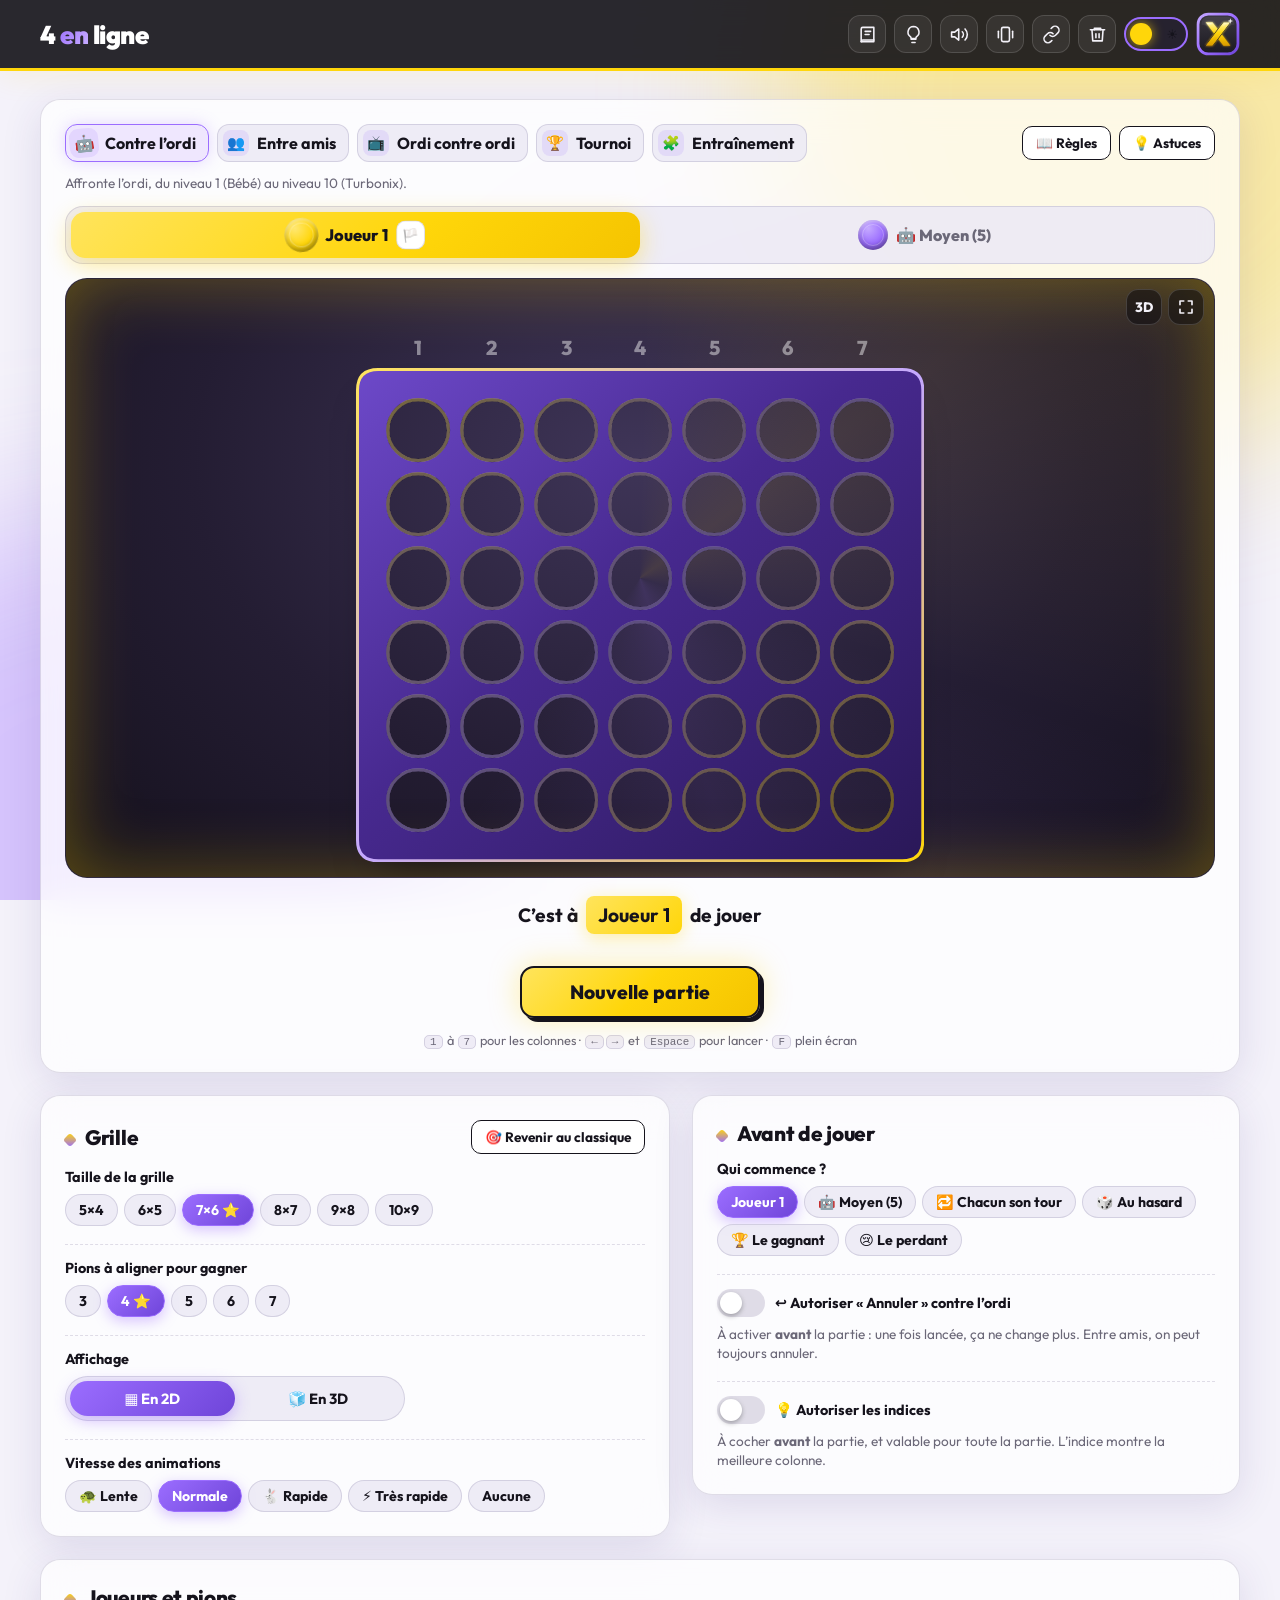
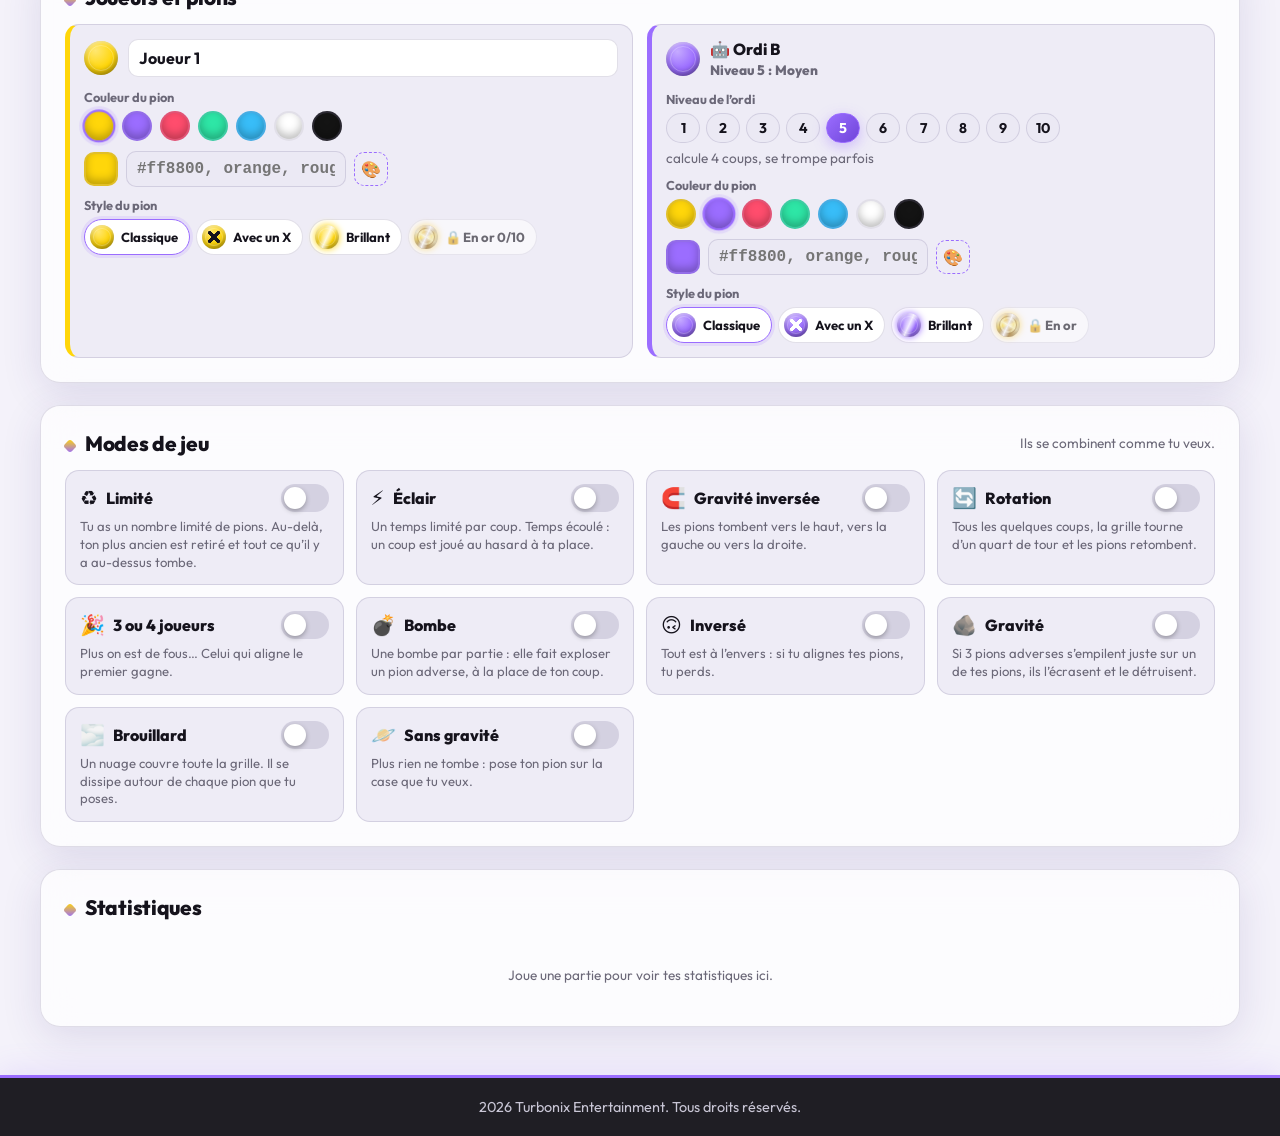
<file: index.html>
<!DOCTYPE html>
<html lang="fr">
<head>
  <meta charset="UTF-8">
  <meta name="viewport" content="width=device-width, initial-scale=1.0">
  <title>4 en ligne — Turbonix</title>
  <meta name="description" content="Le 4 en ligne en 2D ou en 3D : bot à 10 niveaux, tournoi jusqu'à 16 joueurs, puzzles, analyse de partie et plein de modes.">
  <link rel="icon" href="logo.svg" type="image/svg+xml">
  <script>
    // Applique le thème avant l'affichage pour éviter un flash
    (function () {
      var prefs = {};
      try { prefs = JSON.parse(localStorage.getItem("tx-prefs")) || {}; } catch (e) {}
      var theme = prefs.theme || (matchMedia("(prefers-color-scheme: dark)").matches ? "dark" : "light");
      document.documentElement.dataset.theme = theme;
    })();
  </script>
  <link rel="preconnect" href="https://fonts.googleapis.com">
  <link rel="preconnect" href="https://fonts.gstatic.com" crossorigin>
  <link href="https://fonts.googleapis.com/css2?family=Outfit:wght@400;500;600;700;800;900&display=swap" rel="stylesheet">
  <link rel="stylesheet" href="turbonix.css">
  <link rel="stylesheet" href="style.css">
</head>
<body>
  <div class="bg-blobs" aria-hidden="true"><span></span><span></span><span></span></div>

  <header class="site-header">
    <div class="header-inner">
      <h1 class="site-title">4 <span>en</span> ligne</h1>
      <div class="header-right">
        <a href="regles.html" class="hbtn hide-phone" title="Règles du jeu" aria-label="Règles du jeu">
          <svg viewBox="0 0 24 24"><path d="M4 5a2 2 0 0 1 2-2h14v16H6a2 2 0 0 0-2 2z"/><path d="M4 21a2 2 0 0 0 2 0h14v-2"/><path d="M9 8h7M9 12h5"/></svg>
        </a>
        <a href="astuces.html" class="hbtn hide-phone" title="Astuces" aria-label="Astuces">
          <svg viewBox="0 0 24 24"><path d="M9 18h6"/><path d="M10 22h4"/><path d="M12 2a7 7 0 0 0-4 12.7c.6.5 1 1.2 1 2.3h6c0-1.1.4-1.8 1-2.3A7 7 0 0 0 12 2z"/></svg>
        </a>
        <button id="soundBtn" class="hbtn" aria-pressed="true" title="Sons activés" aria-label="Activer ou couper les sons">
          <svg class="on" viewBox="0 0 24 24"><path d="M11 5 6 9H2v6h4l5 4z"/><path d="M15.5 8.5a5 5 0 0 1 0 7"/><path d="M19 5a10 10 0 0 1 0 14"/></svg>
          <svg class="off" viewBox="0 0 24 24"><path d="M11 5 6 9H2v6h4l5 4z"/><path d="m22 9-6 6"/><path d="m16 9 6 6"/></svg>
        </button>
        <button id="vibBtn" class="hbtn" aria-pressed="true" title="Vibrations activées" aria-label="Activer ou couper les vibrations">
          <svg class="on" viewBox="0 0 24 24"><rect x="7" y="3" width="10" height="18" rx="2"/><path d="M3 8v8"/><path d="M21 8v8"/></svg>
          <svg class="off" viewBox="0 0 24 24"><rect x="7" y="3" width="10" height="18" rx="2"/><path d="M3 3l18 18"/></svg>
        </button>
        <button id="shareBtn" class="hbtn" title="Partager / sauvegarder" aria-label="Partager la configuration">
          <svg viewBox="0 0 24 24"><path d="M10 13a5 5 0 0 0 7.07 0l3-3a5 5 0 0 0-7.07-7.07l-1.5 1.5"/><path d="M14 11a5 5 0 0 0-7.07 0l-3 3a5 5 0 0 0 7.07 7.07l1.5-1.5"/></svg>
        </button>
        <button id="clearBtn" class="hbtn danger" title="Effacer toutes les données du jeu" aria-label="Effacer toutes les données du jeu">
          <svg viewBox="0 0 24 24"><path d="M3 6h18"/><path d="M8 6V4h8v2"/><path d="M19 6l-1 14H6L5 6"/><path d="M10 11v5M14 11v5"/></svg>
        </button>
        <button id="themeBtn" class="theme-toggle" aria-label="Changer de thème" title="Mode sombre / clair">
          <span class="theme-icon sun">☀️</span>
          <span class="theme-icon moon">🌙</span>
        </button>
        <a href="#" class="logo" aria-label="Turbonix Entertainment">
          <img src="logo.svg" alt="Logo Turbonix" width="44" height="44">
        </a>
      </div>
    </div>
  </header>

  <main class="container">
    <!-- ===== La partie ===== -->
    <section class="card full" id="playCard">
      <div class="play-top">
        <div id="playTabs" class="tabs mode-tabs" role="group" aria-label="Façon de jouer">
          <button class="tab" data-play="bot"><span class="badge">🤖</span>Contre l’ordi</button>
          <button class="tab" data-play="friends"><span class="badge">👥</span>Entre amis</button>
          <button class="tab" data-play="watch"><span class="badge">📺</span>Ordi contre ordi</button>
          <button class="tab" data-play="tournament"><span class="badge">🏆</span>Tournoi</button>
          <button class="tab" data-play="training"><span class="badge">🧩</span>Entraînement</button>
        </div>
        <div class="top-links">
          <a class="btn btn-small rules-link" href="regles.html">📖 Règles</a>
          <a class="btn btn-small rules-link" href="astuces.html">💡 Astuces</a>
        </div>
      </div>
      <p id="modeDesc" class="muted small mode-desc"></p>

      <!-- À qui le tour -->
      <div id="turnBar" class="turnbar" data-n="2"></div>
      <div id="clock" class="clock hidden" aria-hidden="true"><div id="clockFill" class="clock-fill"></div><span id="clockText" class="clock-text"></span></div>

      <div id="arena" class="stage-zone arena">
        <div id="boardHost" class="board-host"></div>
        <div class="arena-tools">
          <button id="pauseBtn" class="tool hidden" title="Pause (P)" aria-label="Pause">⏸</button>
          <button id="viewToggle" class="tool" title="Passer en 2D ou en 3D" aria-label="Passer en 2D ou en 3D">3D</button>
          <button id="fullBtn" class="tool" title="Plein écran (F)" aria-label="Plein écran">
            <svg viewBox="0 0 24 24"><path d="M4 9V4h5"/><path d="M20 9V4h-5"/><path d="M4 15v5h5"/><path d="M20 15v5h-5"/></svg>
          </button>
        </div>
        <div id="pauseOverlay" class="overlay hidden">
          <div class="overlay-box"><div class="overlay-icon">⏸</div><p>Pause</p><button id="resumeBtn" class="btn btn-small">Reprendre</button></div>
        </div>
        <div id="passOverlay" class="overlay solid hidden">
          <div class="overlay-box"><div class="overlay-icon">🌫️</div><p id="passText"></p><button id="passBtn" class="btn btn-small">Je suis prêt</button></div>
        </div>
        <div id="vsOverlay" class="overlay vs hidden"></div>
      </div>

      <p id="status" class="result status" aria-live="polite"></p>
      <p id="moveInfo" class="muted small move-info"></p>

      <!-- Analyse de la partie -->
      <div id="analysis" class="replay hidden">
        <div id="anProgress" class="an-progress hidden"><div class="bar"><div id="anFill" class="bar-fill" style="width:0"></div></div><span id="anText" class="small muted"></span></div>
        <div id="anBody" class="hidden">
          <div id="anKpis" class="kpis"></div>
          <div class="replay-controls">
            <button id="rpFirst" class="btn btn-small" title="Début" aria-label="Revenir au début">⏮</button>
            <button id="rpPrev" class="btn btn-small" title="Coup précédent (←)" aria-label="Coup précédent">◀</button>
            <button id="rpNext" class="btn btn-small" title="Coup suivant (→)" aria-label="Coup suivant">▶</button>
            <button id="rpLast" class="btn btn-small" title="Fin" aria-label="Aller à la fin">⏭</button>
            <span id="rpCount" class="rp-count"></span>
            <button id="rpExit" class="btn btn-small rp-exit">✕ Quitter</button>
          </div>
          <div class="advantage" title="Qui est le mieux placé dans cette position"><div id="advFill" class="advantage-fill"></div></div>
          <p id="anNote" class="an-note"></p>
          <div id="rpMoves" class="history rp-moves"></div>
        </div>
      </div>

      <div class="actions play-actions">
        <button id="newBtn" class="btn btn-primary">Nouvelle partie</button>
        <button id="undoBtn" class="btn btn-ghost hidden">↩️ Annuler</button>
        <button id="hintBtn" class="btn btn-ghost hidden">💡 Indice</button>
        <button id="bombBtn" class="btn btn-ghost hidden">💣 Bombe</button>
        <button id="analyzeBtn" class="btn btn-ghost hidden">🔍 Analyser la partie</button>
      </div>
      <p id="hint" class="hint"></p>
    </section>

    <!-- ===== Tournoi ===== -->
    <section class="card full hidden" id="tournamentCard">
      <div class="card-head">
        <h2>Tournoi</h2>
        <button id="tResetBtn" class="btn btn-small hidden">🗑 Annuler le tournoi</button>
      </div>
      <div id="tSetup">
        <div class="setting">
          <div class="look-label">Nombre de participants : <strong id="tCountLabel">8</strong></div>
          <input id="tCount" class="range" type="range" min="2" max="16" step="1" value="8" aria-label="Nombre de participants">
        </div>
        <div class="setting">
          <div class="t-tools">
            <button id="tBots" class="btn btn-small">🤖 Tout en ordis</button>
            <button id="tRandomLv" class="btn btn-small">🎲 Niveaux au hasard</button>
            <label class="switch"><input id="tSim" type="checkbox" checked><span class="switch-track"><span class="switch-thumb"></span></span>Simuler les matchs entre ordis</label>
          </div>
          <div id="tEntries" class="t-entries"></div>
        </div>
        <p class="muted small">Les matchs se jouent avec la grille et les modes choisis plus bas (à 2 joueurs). Le tirage est fait au hasard. En cas d’égalité, on rejoue le match.</p>
      </div>
      <div id="tBracketWrap" class="hidden">
        <div id="tBracket" class="bracket"></div>
      </div>
    </section>

    <!-- ===== Entraînement ===== -->
    <section class="card full hidden" id="trainingCard">
      <div class="card-head">
        <h2>Puzzles</h2>
        <div class="presets"><span id="pzScore" class="chip static"></span></div>
      </div>
      <div id="pzList" class="pz-list"></div>
    </section>

    <!-- ===== Grille et affichage ===== -->
    <section class="card" id="gridCard">
      <div class="card-head">
        <h2>Grille</h2>
        <button id="classicBtn" class="btn btn-small">🎯 Revenir au classique</button>
      </div>
      <p id="pendingNote" class="info alt hidden">⏳ Partie en cours : ces réglages s’appliqueront à la prochaine partie.</p>
      <div class="setting">
        <div class="look-label">Taille de la grille</div>
        <div id="sizeChips" class="presets" role="group" aria-label="Taille de la grille"></div>
      </div>
      <div class="setting">
        <div class="look-label">Pions à aligner pour gagner</div>
        <div id="winChips" class="presets" role="group" aria-label="Pions à aligner"></div>
      </div>
      <div class="setting">
        <div class="look-label">Affichage</div>
        <div id="viewSwitch" class="pill-switch wide" data-active="0" role="group" aria-label="Affichage">
          <span class="pill-indicator"></span>
          <button data-view="2d" class="active">▦ En 2D</button>
          <button data-view="3d">🧊 En 3D</button>
        </div>
        <p id="view3dNote" class="muted small"></p>
      </div>
      <div class="setting">
        <div class="look-label">Vitesse des animations</div>
        <div id="speedChips" class="presets" role="group" aria-label="Vitesse des animations">
          <button class="chip" data-speed="0.5">🐢 Lente</button>
          <button class="chip" data-speed="1">Normale</button>
          <button class="chip" data-speed="1.8">🐇 Rapide</button>
          <button class="chip" data-speed="3.5">⚡ Très rapide</button>
          <button class="chip" data-speed="0">Aucune</button>
        </div>
      </div>
    </section>

    <!-- ===== Options de partie ===== -->
    <section class="card" id="optionsCard">
      <div class="card-head"><h2>Avant de jouer</h2></div>
      <div class="setting">
        <div class="look-label">Qui commence ?</div>
        <div id="starterChips" class="presets" role="group" aria-label="Qui commence"></div>
        <p id="starterNote" class="muted small"></p>
      </div>
      <div class="setting">
        <label class="switch"><input id="undoOpt" type="checkbox"><span class="switch-track"><span class="switch-thumb"></span></span>↩️ Autoriser « Annuler » contre l’ordi</label>
        <p class="muted small">À activer <strong>avant</strong> la partie : une fois lancée, ça ne change plus. Entre amis, on peut toujours annuler.</p>
      </div>
      <div class="setting">
        <label class="switch"><input id="hintOpt" type="checkbox"><span class="switch-track"><span class="switch-thumb"></span></span>💡 Autoriser les indices</label>
        <p class="muted small">À cocher <strong>avant</strong> la partie, et valable pour toute la partie. L’indice montre la meilleure colonne.</p>
      </div>
    </section>

    <!-- ===== Joueurs ===== -->
    <section class="card full" id="playersCard">
      <div class="card-head"><h2>Joueurs et pions</h2></div>
      <div id="players" class="players"></div>
      <p id="sameColor" class="warn hidden"></p>
    </section>

    <!-- ===== Modes ===== -->
    <section class="card full" id="modesCard">
      <div class="card-head">
        <h2>Modes de jeu</h2>
        <span class="muted small">Ils se combinent comme tu veux.</span>
      </div>
      <div id="modeGrid" class="mode-grid"></div>
    </section>

    <!-- ===== Statistiques ===== -->
    <section class="card full" id="statsCard">
      <div class="card-head">
        <h2>Statistiques</h2>
        <button id="clearPlayerBtn" class="btn btn-small hidden">🗑 Effacer ce joueur</button>
      </div>
      <div id="statProfiles" class="presets stat-profiles" role="group" aria-label="Choisir un joueur"></div>
      <div id="statEmpty" class="muted small stat-empty">Joue une partie pour voir tes statistiques ici.</div>
      <div id="statBody" class="hidden">
        <div class="kpis">
          <div class="kpi"><span class="kpi-value" id="stGames">0</span><span class="kpi-label">Parties</span></div>
          <div class="kpi"><span class="kpi-value" id="stWins">0</span><span class="kpi-label">Victoires</span></div>
          <div class="kpi"><span class="kpi-value" id="stLosses">0</span><span class="kpi-label">Défaites</span></div>
          <div class="kpi"><span class="kpi-value" id="stDraws">0</span><span class="kpi-label">Égalités</span></div>
          <div class="kpi"><span class="kpi-value" id="stStreak">0</span><span class="kpi-label">Série en cours</span></div>
          <div class="kpi"><span class="kpi-value" id="stBest">0</span><span class="kpi-label">Meilleure série</span></div>
          <div class="kpi"><span class="kpi-value" id="stTrophies">0</span><span class="kpi-label">Tournois gagnés</span></div>
          <div class="kpi"><span class="kpi-value" id="stGold">🔒</span><span class="kpi-label">Pions en or</span></div>
        </div>
        <div class="stat-cols">
          <div>
            <h3>Colonne jouée en premier <small id="stFirstTop" class="muted"></small></h3>
            <div id="stFirst" class="bars"></div>
          </div>
          <div>
            <h3>Colonne la plus jouée <small id="stAllTop" class="muted"></small></h3>
            <div id="stAll" class="bars"></div>
          </div>
        </div>
        <h3>Contre chaque niveau de l’ordi</h3>
        <p class="muted small level-hint">Clique sur un niveau pour voir quand tu as gagné et perdu contre lui.</p>
        <div class="compare-table level-table">
          <table>
            <thead><tr><th>Niveau</th><th>Parties</th><th>V</th><th>É</th><th>D</th><th title="Meilleure série de victoires">Série</th><th>Dernière victoire</th></tr></thead>
            <tbody id="levelRows"></tbody>
          </table>
        </div>
        <details class="help">
          <summary>Comment ça marche ?</summary>
          <ul>
            <li>Les statistiques sont rangées par nom de joueur : change de nom pour avoir d’autres statistiques.</li>
            <li>Une partie compte dès qu’elle est finie. Un abandon compte comme une défaite. Une partie relancée avant la fin ne compte pas.</li>
            <li>La <strong>série</strong> compte tes victoires d’affilée : une défaite ou une égalité la remet à zéro. À 10, tu débloques les pions en or pour toujours.</li>
            <li>Les colonnes ne comptent pas quand la gravité va à gauche ou à droite, puisqu’on y choisit des lignes.</li>
          </ul>
        </details>
      </div>
    </section>
  </main>

  <footer class="site-footer">
    <p><span id="year"></span> Turbonix Entertainment. Tous droits réservés.</p>
  </footer>

  <!-- Partage & fichier -->
  <dialog id="shareDialog" class="dialog">
    <form method="dialog" class="dialog-close"><button aria-label="Fermer">✕</button></form>
    <h2>Partager &amp; sauvegarder</h2>
    <h3>🔗 Lien de tes réglages</h3>
    <p class="muted small">Envoie ce lien à tes amis : en l’ouvrant, ils retrouvent ta grille, tes modes et tes couleurs.</p>
    <div class="field-row">
      <input id="shareLink" class="input grow" type="text" readonly aria-label="Lien de partage">
      <button id="copyLinkBtn" class="btn btn-small">Copier</button>
    </div>
    <h3>💾 Fichier de sauvegarde</h3>
    <p class="muted small">Tout est déjà sauvegardé automatiquement sur cet appareil. Tu peux aussi garder tes statistiques dans un fichier.</p>
    <div class="field-row wrap">
      <button id="exportBtn" class="btn btn-small">Télécharger le fichier (.json)</button>
      <label class="btn btn-small file-btn">Ouvrir un fichier…
        <input id="importInput" type="file" accept=".json,application/json" hidden>
      </label>
    </div>
    <p id="importError" class="error hidden"></p>
  </dialog>

  <!-- Historique contre un niveau -->
  <dialog id="historyDialog" class="dialog">
    <form method="dialog" class="dialog-close"><button aria-label="Fermer">✕</button></form>
    <h2 id="historyTitle"></h2>
    <div class="kpis hist-kpis">
      <div class="kpi"><span class="kpi-value" id="histWins">0</span><span class="kpi-label">Gagnées</span></div>
      <div class="kpi"><span class="kpi-value" id="histLosses">0</span><span class="kpi-label">Perdues</span></div>
      <div class="kpi"><span class="kpi-value" id="histDraws">0</span><span class="kpi-label">Égalités</span></div>
      <div class="kpi"><span class="kpi-value" id="histBest">0</span><span class="kpi-label">Meilleure série</span></div>
    </div>
    <ol id="historyList" class="hist-list"></ol>
    <p id="historyEmpty" class="muted small hist-empty hidden">Aucune partie contre ce niveau pour l’instant.</p>
  </dialog>

  <!-- Confirmation -->
  <dialog id="confirmDialog" class="dialog small">
    <h2 id="confirmTitle"></h2>
    <p id="confirmText"></p>
    <form method="dialog" class="dialog-actions">
      <button value="cancel" class="btn btn-small">Annuler</button>
      <button id="confirmOk" value="ok" class="btn btn-small btn-danger"></button>
    </form>
  </dialog>

  <!-- Champion du tournoi -->
  <dialog id="championDialog" class="dialog champion">
    <div class="trophy" aria-hidden="true">🏆</div>
    <h2 id="championName"></h2>
    <p id="championText" class="muted"></p>
    <div id="championPodium" class="podium"></div>
    <form method="dialog" class="dialog-actions center"><button class="btn btn-small">Voir le tableau</button></form>
  </dialog>

  <div id="toast" class="toast" role="status" aria-live="polite"></div>

  <script src="js/sound.js"></script>
  <script src="js/engine.js"></script>
  <script src="js/ai.js"></script>
  <script src="js/fx.js"></script>
  <script src="js/board2d.js"></script>
  <script src="js/board3d.js"></script>
  <script src="js/puzzles.js"></script>
  <script src="js/stats.js"></script>
  <script src="js/tournament.js"></script>
  <script src="js/app.js"></script>
</body>
</html>
</file>
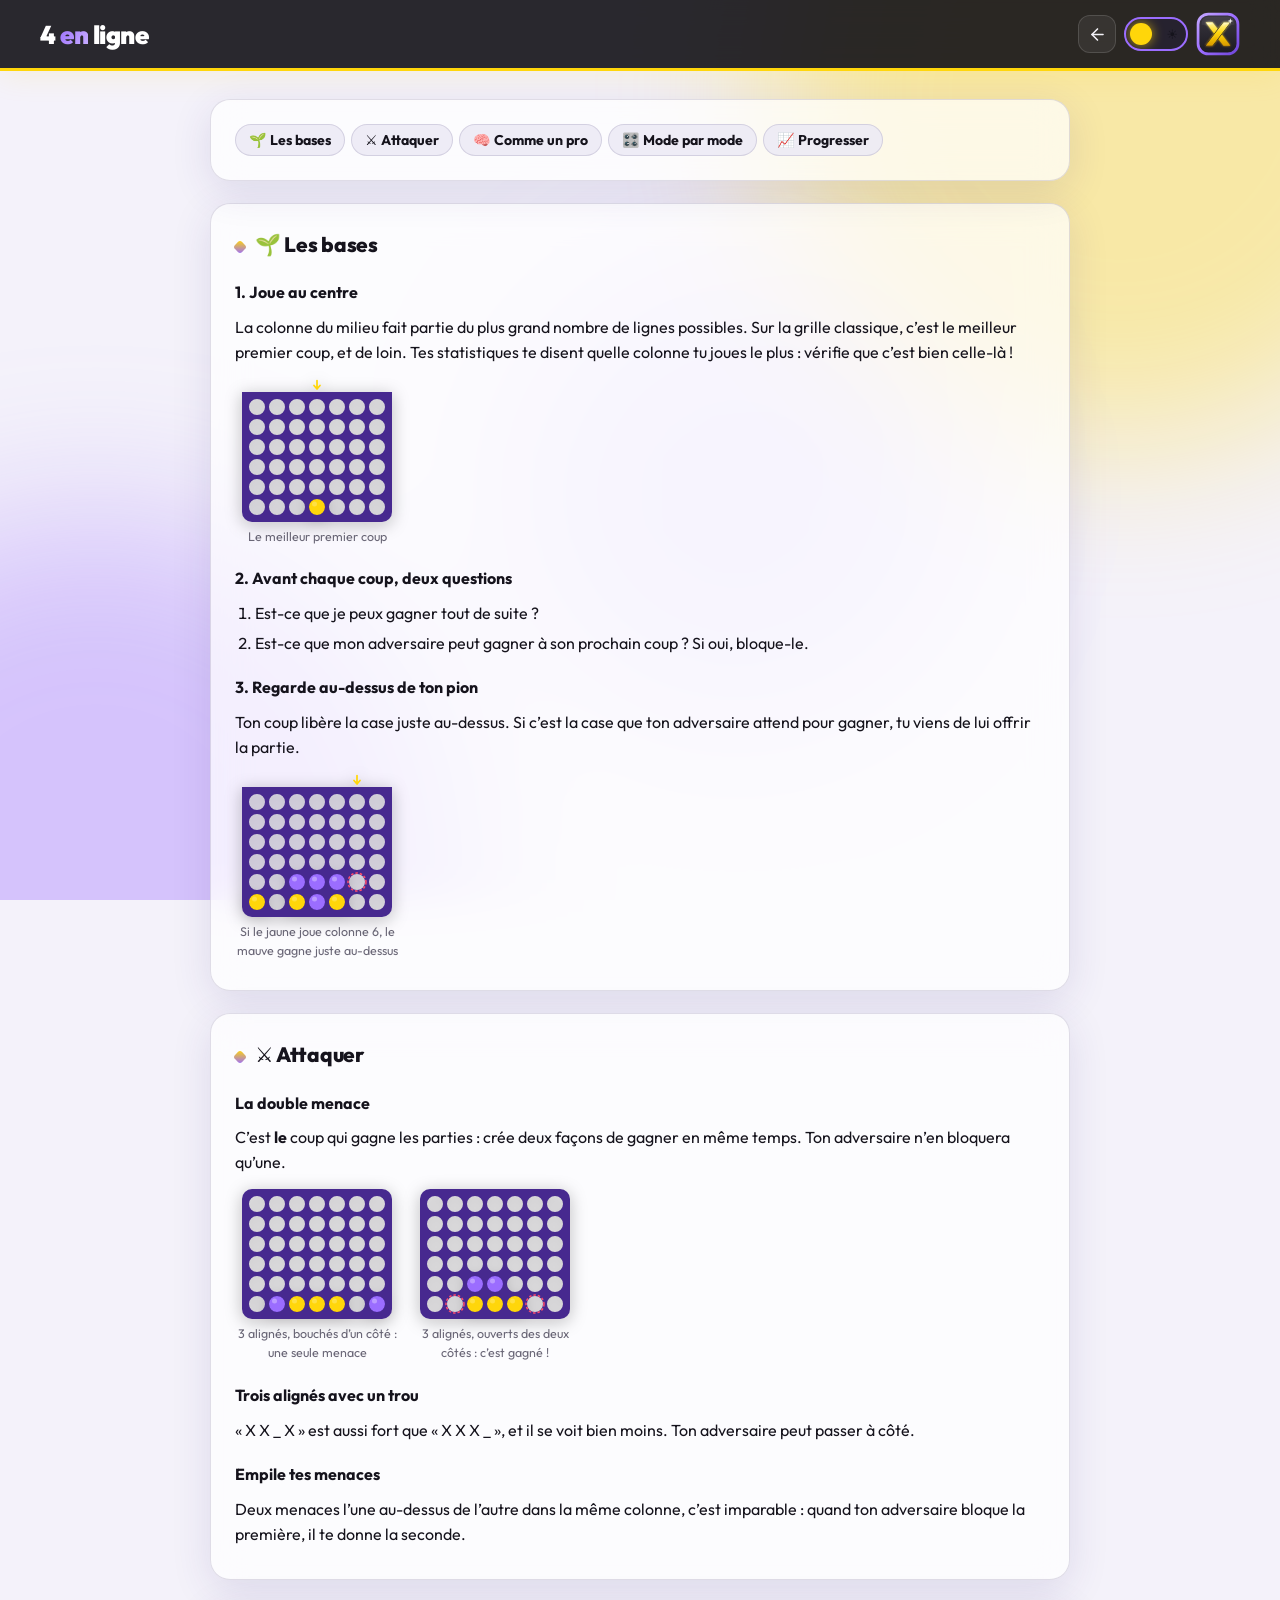
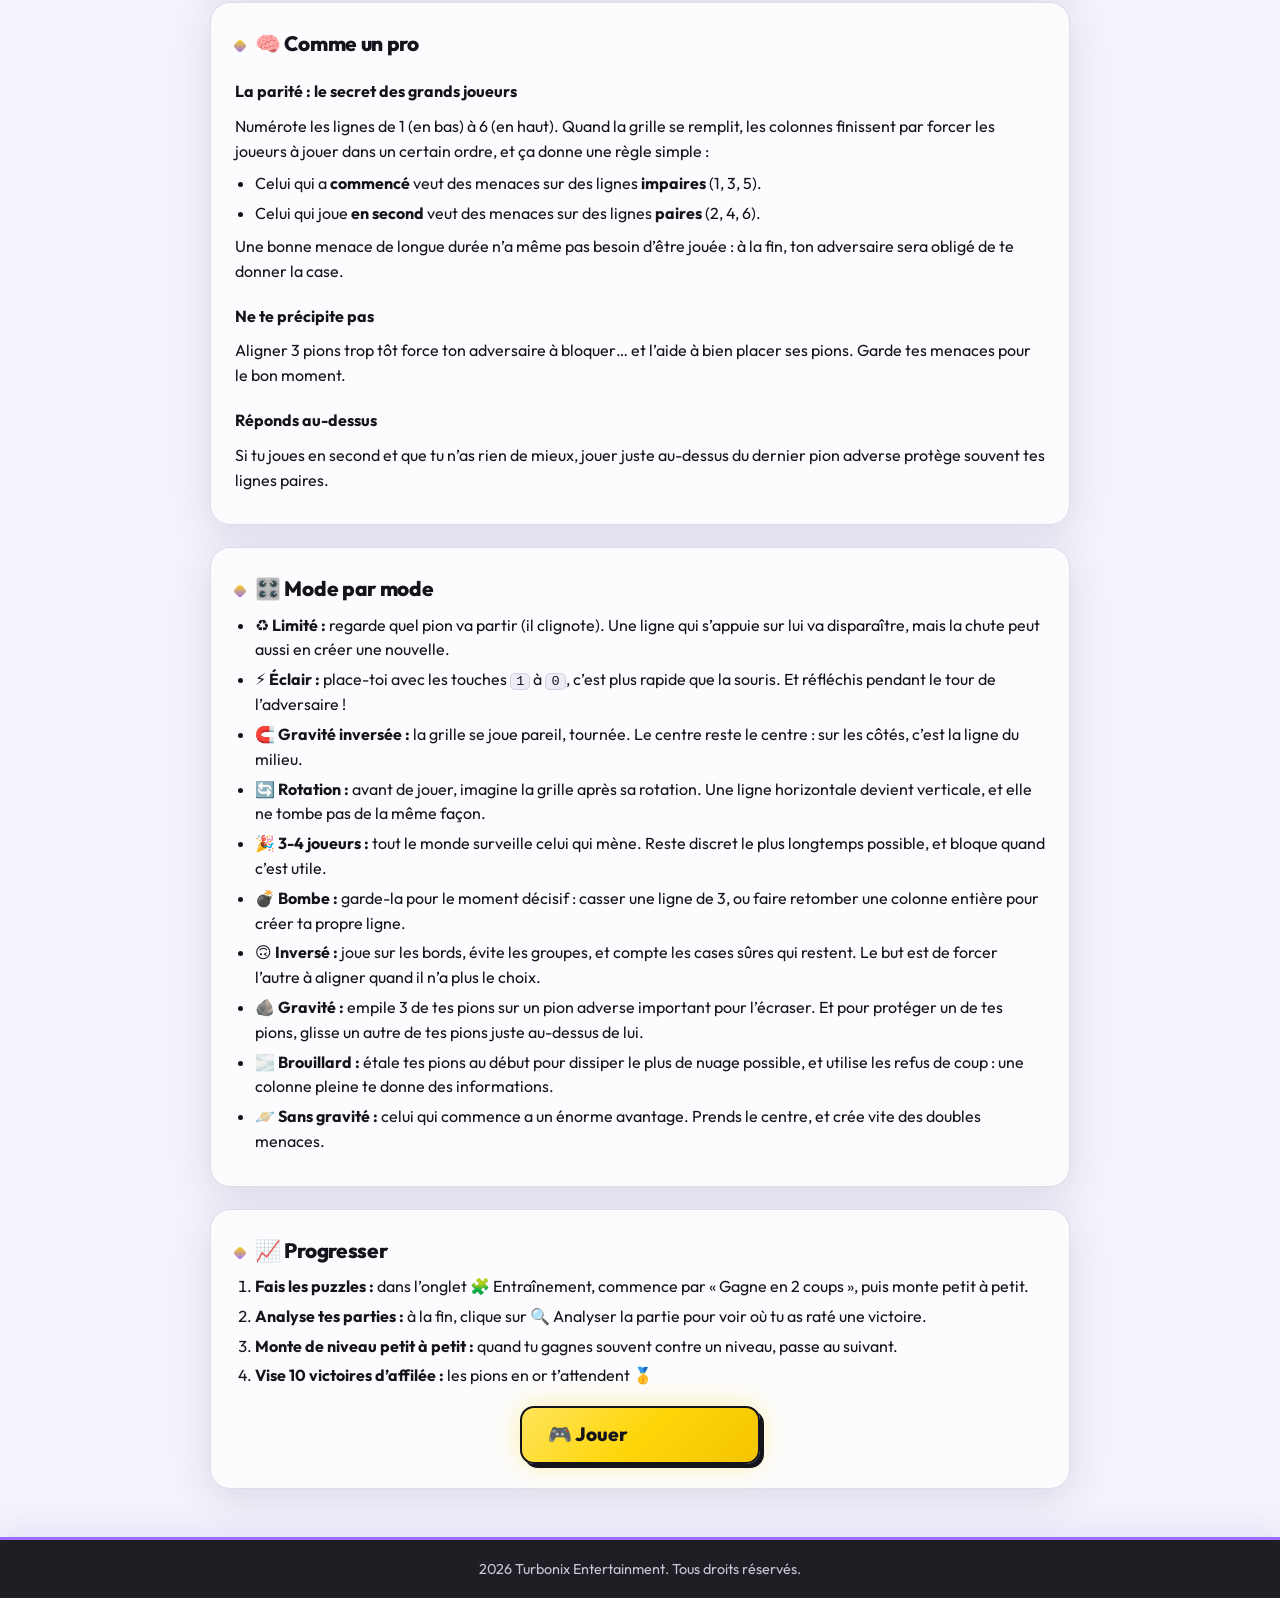
<file: astuces.html>
<!DOCTYPE html>
<html lang="fr">
<head>
  <meta charset="UTF-8">
  <meta name="viewport" content="width=device-width, initial-scale=1.0">
  <title>Astuces du 4 en ligne — Turbonix</title>
  <meta name="description" content="Les meilleures astuces pour gagner au 4 en ligne : le centre, la double menace, la parité et des conseils pour chaque mode.">
  <link rel="icon" href="logo.svg" type="image/svg+xml">
  <script>
    // Applique le thème avant l'affichage pour éviter un flash
    (function () {
      var prefs = {};
      try { prefs = JSON.parse(localStorage.getItem("tx-prefs")) || {}; } catch (e) {}
      var theme = prefs.theme || (matchMedia("(prefers-color-scheme: dark)").matches ? "dark" : "light");
      document.documentElement.dataset.theme = theme;
    })();
  </script>
  <link rel="preconnect" href="https://fonts.googleapis.com">
  <link rel="preconnect" href="https://fonts.gstatic.com" crossorigin>
  <link href="https://fonts.googleapis.com/css2?family=Outfit:wght@400;500;600;700;800;900&display=swap" rel="stylesheet">
  <link rel="stylesheet" href="turbonix.css">
  <link rel="stylesheet" href="style.css">
</head>
<body class="rules-page">
  <div class="bg-blobs" aria-hidden="true"><span></span><span></span><span></span></div>

  <header class="site-header">
    <div class="header-inner">
      <h1 class="site-title">4 <span>en</span> ligne</h1>
      <div class="header-right">
        <a href="index.html" class="hbtn" title="Retour au jeu" aria-label="Retour au jeu">
          <svg viewBox="0 0 24 24"><path d="M19 12H5"/><path d="m12 19-7-7 7-7"/></svg>
        </a>
        <button id="themeBtn" class="theme-toggle" aria-label="Changer de thème" title="Mode sombre / clair">
          <span class="theme-icon sun">☀️</span>
          <span class="theme-icon moon">🌙</span>
        </button>
        <a href="index.html" class="logo" aria-label="Turbonix Entertainment">
          <img src="logo.svg" alt="Logo Turbonix" width="44" height="44">
        </a>
      </div>
    </div>
  </header>

  <main class="container">
    <nav class="card rules-nav" aria-label="Sommaire des astuces">
      <div class="presets">
        <a class="chip" href="#base">🌱 Les bases</a>
        <a class="chip" href="#attaque">⚔️ Attaquer</a>
        <a class="chip" href="#pro">🧠 Comme un pro</a>
        <a class="chip" href="#modes">🎛️ Mode par mode</a>
        <a class="chip" href="#progresser">📈 Progresser</a>
      </div>
    </nav>

    <section class="card rules-card" id="base">
      <h2>🌱 Les bases</h2>
      <h3>1. Joue au centre</h3>
      <p>La colonne du milieu fait partie du plus grand nombre de lignes possibles. Sur la grille classique, c’est le meilleur premier coup, et de loin. Tes statistiques te disent quelle colonne tu joues le plus : vérifie que c’est bien celle-là !</p>
      <div class="demo-row" data-demos='[{"b":"......./......./......./......./......./...X...","arrow":3,"t":"Le meilleur premier coup"}]'></div>
      <h3>2. Avant chaque coup, deux questions</h3>
      <ol>
        <li>Est-ce que je peux gagner tout de suite ?</li>
        <li>Est-ce que mon adversaire peut gagner à son prochain coup ? Si oui, bloque-le.</li>
      </ol>
      <h3>3. Regarde au-dessus de ton pion</h3>
      <p>Ton coup libère la case juste au-dessus. Si c’est la case que ton adversaire attend pour gagner, tu viens de lui offrir la partie.</p>
      <div class="demo-row" data-demos='[{"b":"......./......./......./......./..OOO../X.XOX..","mark":["5,4"],"arrow":5,"t":"Si le jaune joue colonne 6, le mauve gagne juste au-dessus"}]'></div>
    </section>

    <section class="card rules-card" id="attaque">
      <h2>⚔️ Attaquer</h2>
      <h3>La double menace</h3>
      <p>C’est <strong>le</strong> coup qui gagne les parties : crée deux façons de gagner en même temps. Ton adversaire n’en bloquera qu’une.</p>
      <div class="demo-row" data-demos='[{"b":"......./......./......./......./......./.OXXX.O","t":"3 alignés, bouchés d’un côté : une seule menace"},{"b":"......./......./......./......./..OO.../..XXX..","mark":["1,5","5,5"],"t":"3 alignés, ouverts des deux côtés : c’est gagné !"}]'></div>
      <h3>Trois alignés avec un trou</h3>
      <p>« X X _ X » est aussi fort que « X X X _ », et il se voit bien moins. Ton adversaire peut passer à côté.</p>
      <h3>Empile tes menaces</h3>
      <p>Deux menaces l’une au-dessus de l’autre dans la même colonne, c’est imparable : quand ton adversaire bloque la première, il te donne la seconde.</p>
    </section>

    <section class="card rules-card" id="pro">
      <h2>🧠 Comme un pro</h2>
      <h3>La parité : le secret des grands joueurs</h3>
      <p>Numérote les lignes de 1 (en bas) à 6 (en haut). Quand la grille se remplit, les colonnes finissent par forcer les joueurs à jouer dans un certain ordre, et ça donne une règle simple :</p>
      <ul>
        <li>Celui qui a <strong>commencé</strong> veut des menaces sur des lignes <strong>impaires</strong> (1, 3, 5).</li>
        <li>Celui qui joue <strong>en second</strong> veut des menaces sur des lignes <strong>paires</strong> (2, 4, 6).</li>
      </ul>
      <p>Une bonne menace de longue durée n’a même pas besoin d’être jouée : à la fin, ton adversaire sera obligé de te donner la case.</p>
      <h3>Ne te précipite pas</h3>
      <p>Aligner 3 pions trop tôt force ton adversaire à bloquer… et l’aide à bien placer ses pions. Garde tes menaces pour le bon moment.</p>
      <h3>Réponds au-dessus</h3>
      <p>Si tu joues en second et que tu n’as rien de mieux, jouer juste au-dessus du dernier pion adverse protège souvent tes lignes paires.</p>
    </section>

    <section class="card rules-card" id="modes">
      <h2>🎛️ Mode par mode</h2>
      <ul>
        <li><strong>♻️ Limité :</strong> regarde quel pion va partir (il clignote). Une ligne qui s’appuie sur lui va disparaître, mais la chute peut aussi en créer une nouvelle.</li>
        <li><strong>⚡ Éclair :</strong> place-toi avec les touches <kbd>1</kbd> à <kbd>0</kbd>, c’est plus rapide que la souris. Et réfléchis pendant le tour de l’adversaire !</li>
        <li><strong>🧲 Gravité inversée :</strong> la grille se joue pareil, tournée. Le centre reste le centre : sur les côtés, c’est la ligne du milieu.</li>
        <li><strong>🔄 Rotation :</strong> avant de jouer, imagine la grille après sa rotation. Une ligne horizontale devient verticale, et elle ne tombe pas de la même façon.</li>
        <li><strong>🎉 3-4 joueurs :</strong> tout le monde surveille celui qui mène. Reste discret le plus longtemps possible, et bloque quand c’est utile.</li>
        <li><strong>💣 Bombe :</strong> garde-la pour le moment décisif : casser une ligne de 3, ou faire retomber une colonne entière pour créer ta propre ligne.</li>
        <li><strong>🙃 Inversé :</strong> joue sur les bords, évite les groupes, et compte les cases sûres qui restent. Le but est de forcer l’autre à aligner quand il n’a plus le choix.</li>
        <li><strong>🪨 Gravité :</strong> empile 3 de tes pions sur un pion adverse important pour l’écraser. Et pour protéger un de tes pions, glisse un autre de tes pions juste au-dessus de lui.</li>
        <li><strong>🌫️ Brouillard :</strong> étale tes pions au début pour dissiper le plus de nuage possible, et utilise les refus de coup : une colonne pleine te donne des informations.</li>
        <li><strong>🪐 Sans gravité :</strong> celui qui commence a un énorme avantage. Prends le centre, et crée vite des doubles menaces.</li>
      </ul>
    </section>

    <section class="card rules-card" id="progresser">
      <h2>📈 Progresser</h2>
      <ol>
        <li><strong>Fais les puzzles :</strong> dans l’onglet 🧩 Entraînement, commence par « Gagne en 2 coups », puis monte petit à petit.</li>
        <li><strong>Analyse tes parties :</strong> à la fin, clique sur 🔍 Analyser la partie pour voir où tu as raté une victoire.</li>
        <li><strong>Monte de niveau petit à petit :</strong> quand tu gagnes souvent contre un niveau, passe au suivant.</li>
        <li><strong>Vise 10 victoires d’affilée :</strong> les pions en or t’attendent 🥇</li>
      </ol>
      <div class="actions rules-back"><a class="btn btn-primary" href="index.html">🎮 Jouer</a></div>
    </section>
  </main>

  <footer class="site-footer">
    <p><span id="year"></span> Turbonix Entertainment. Tous droits réservés.</p>
  </footer>

  <script src="js/pages.js"></script>
</body>
</html>
</file>
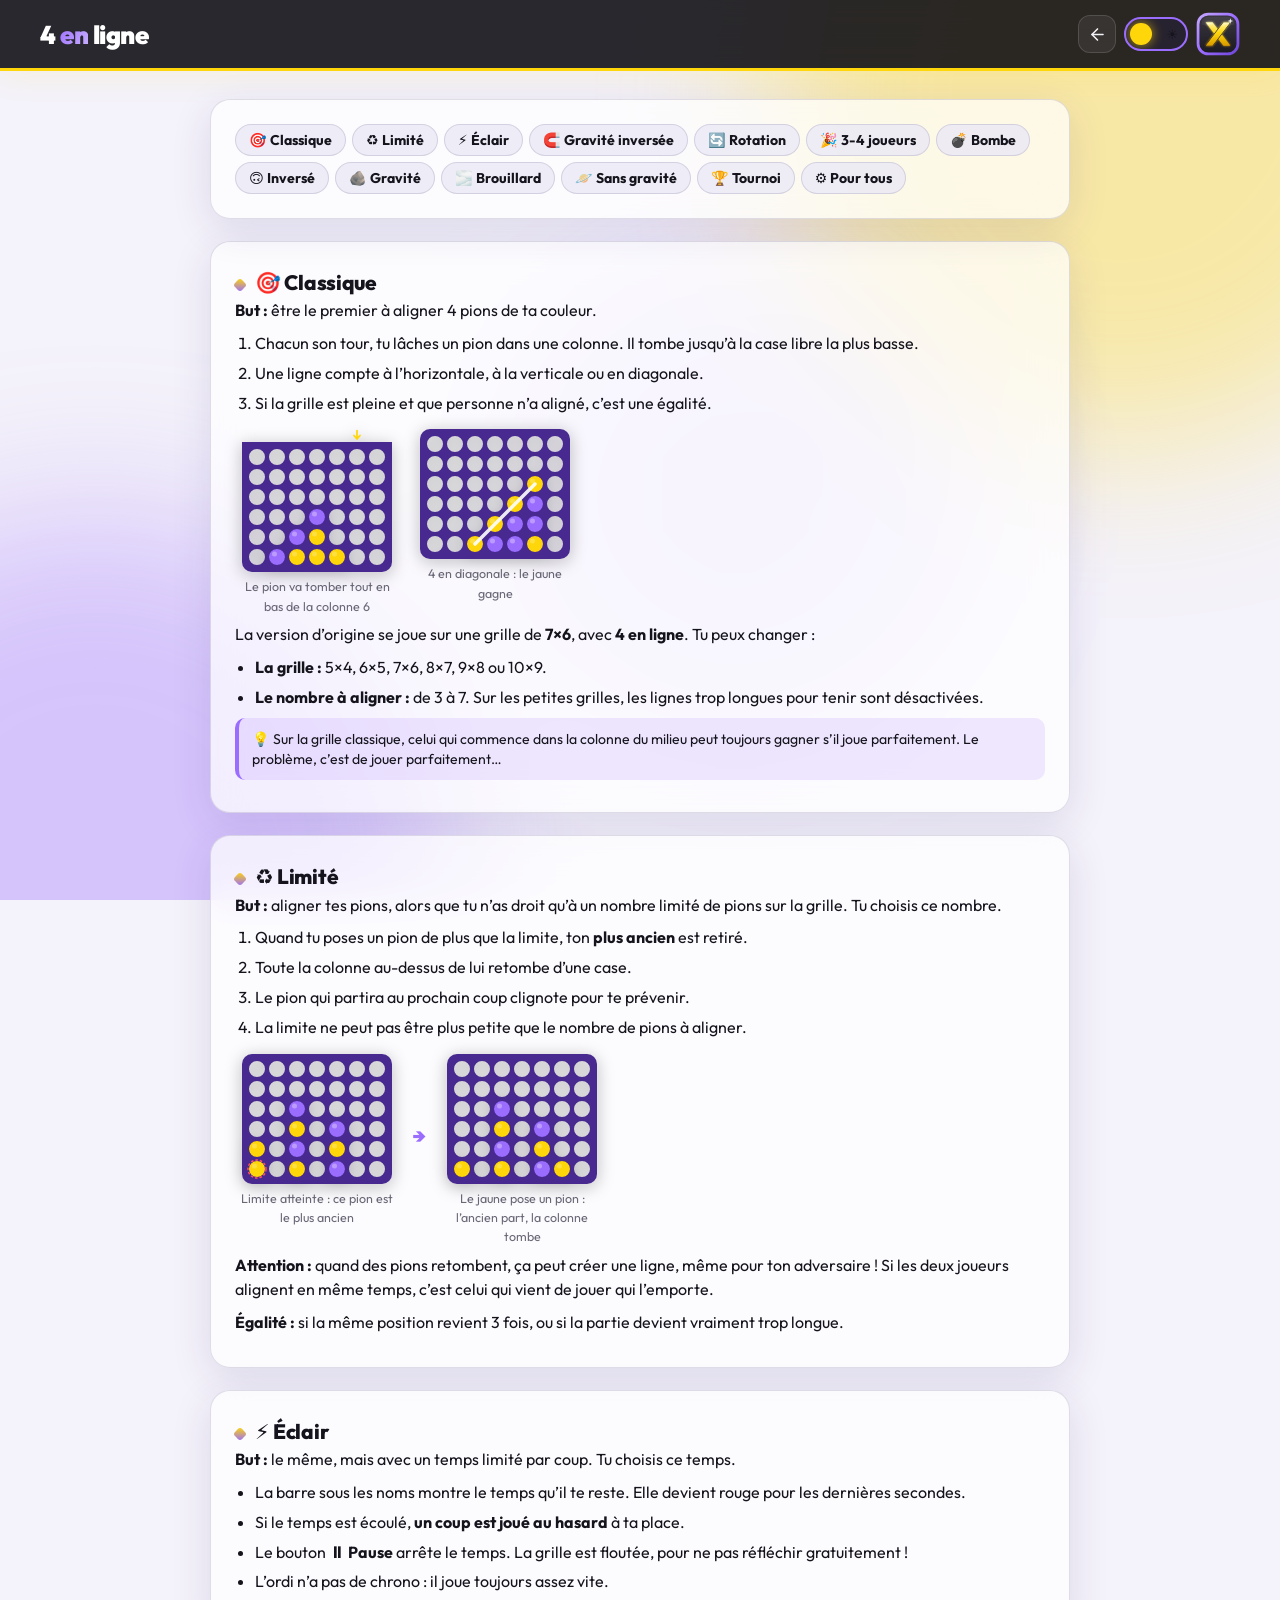
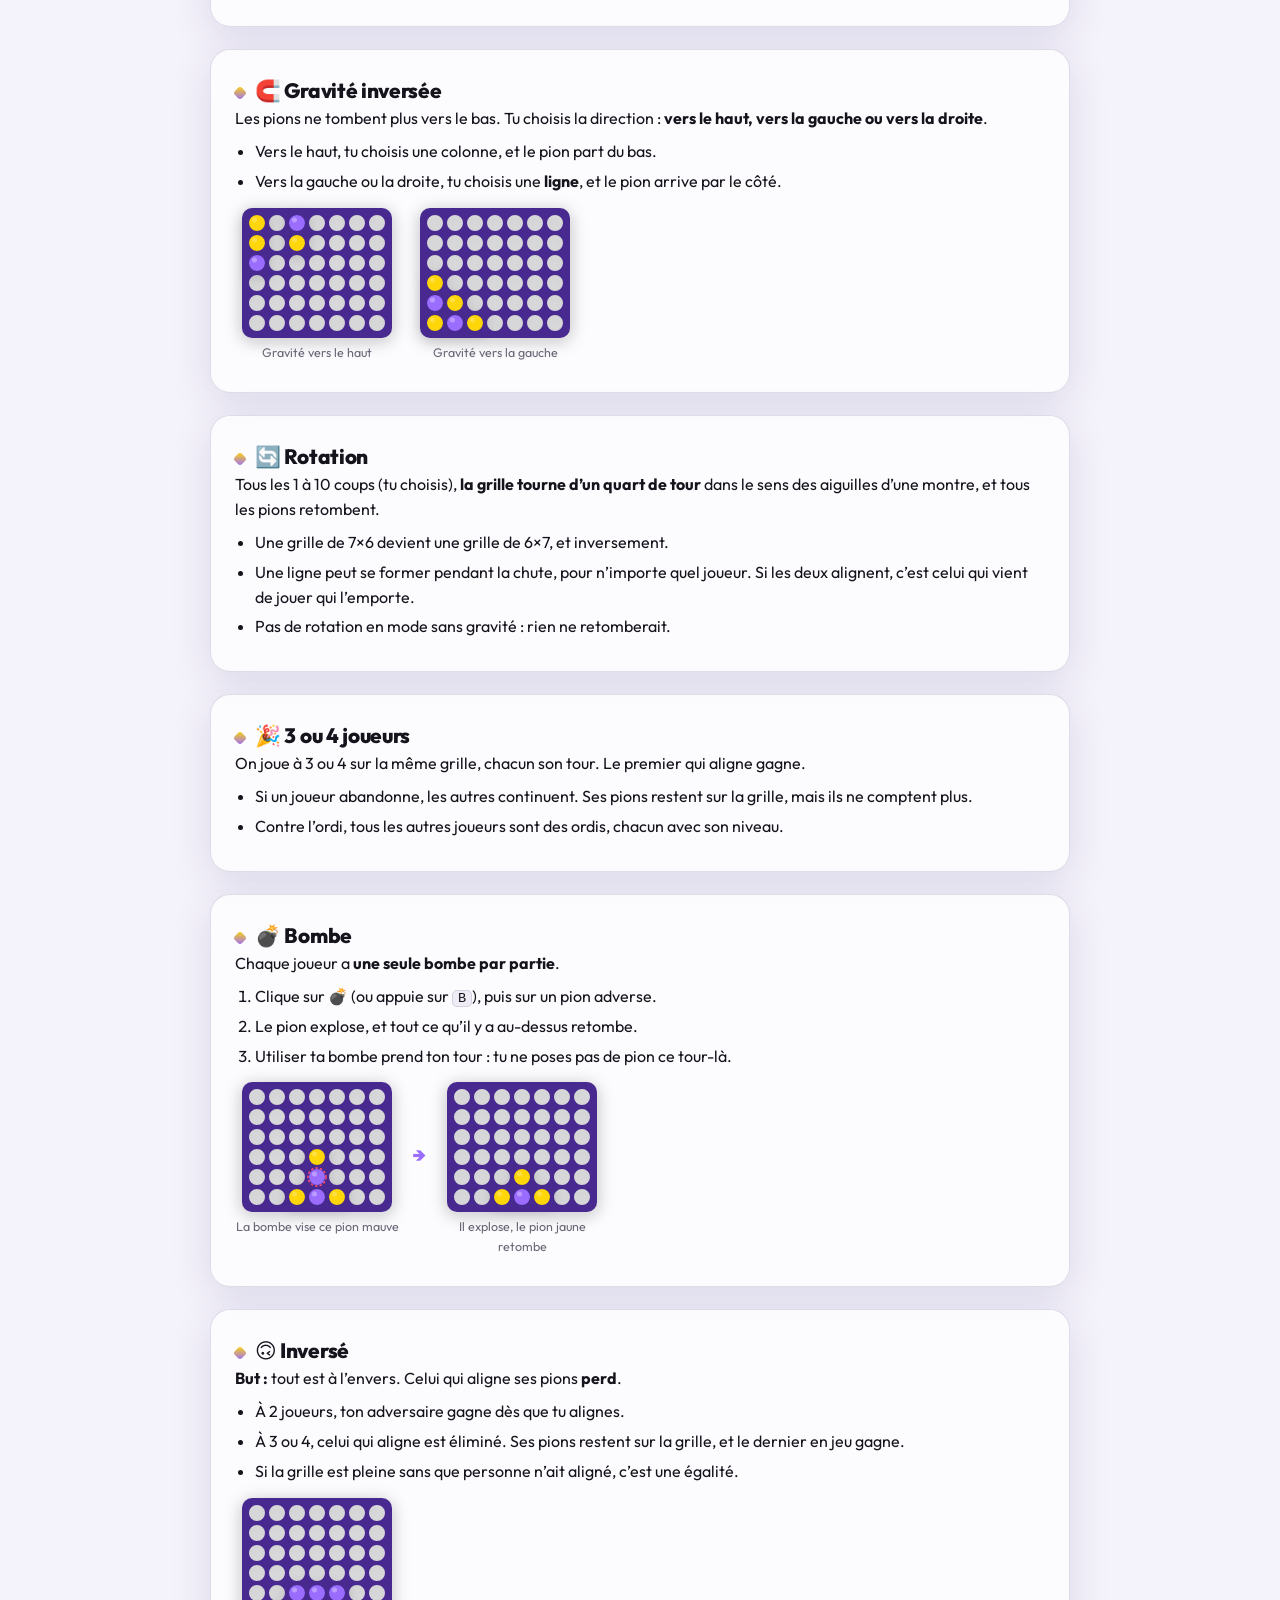
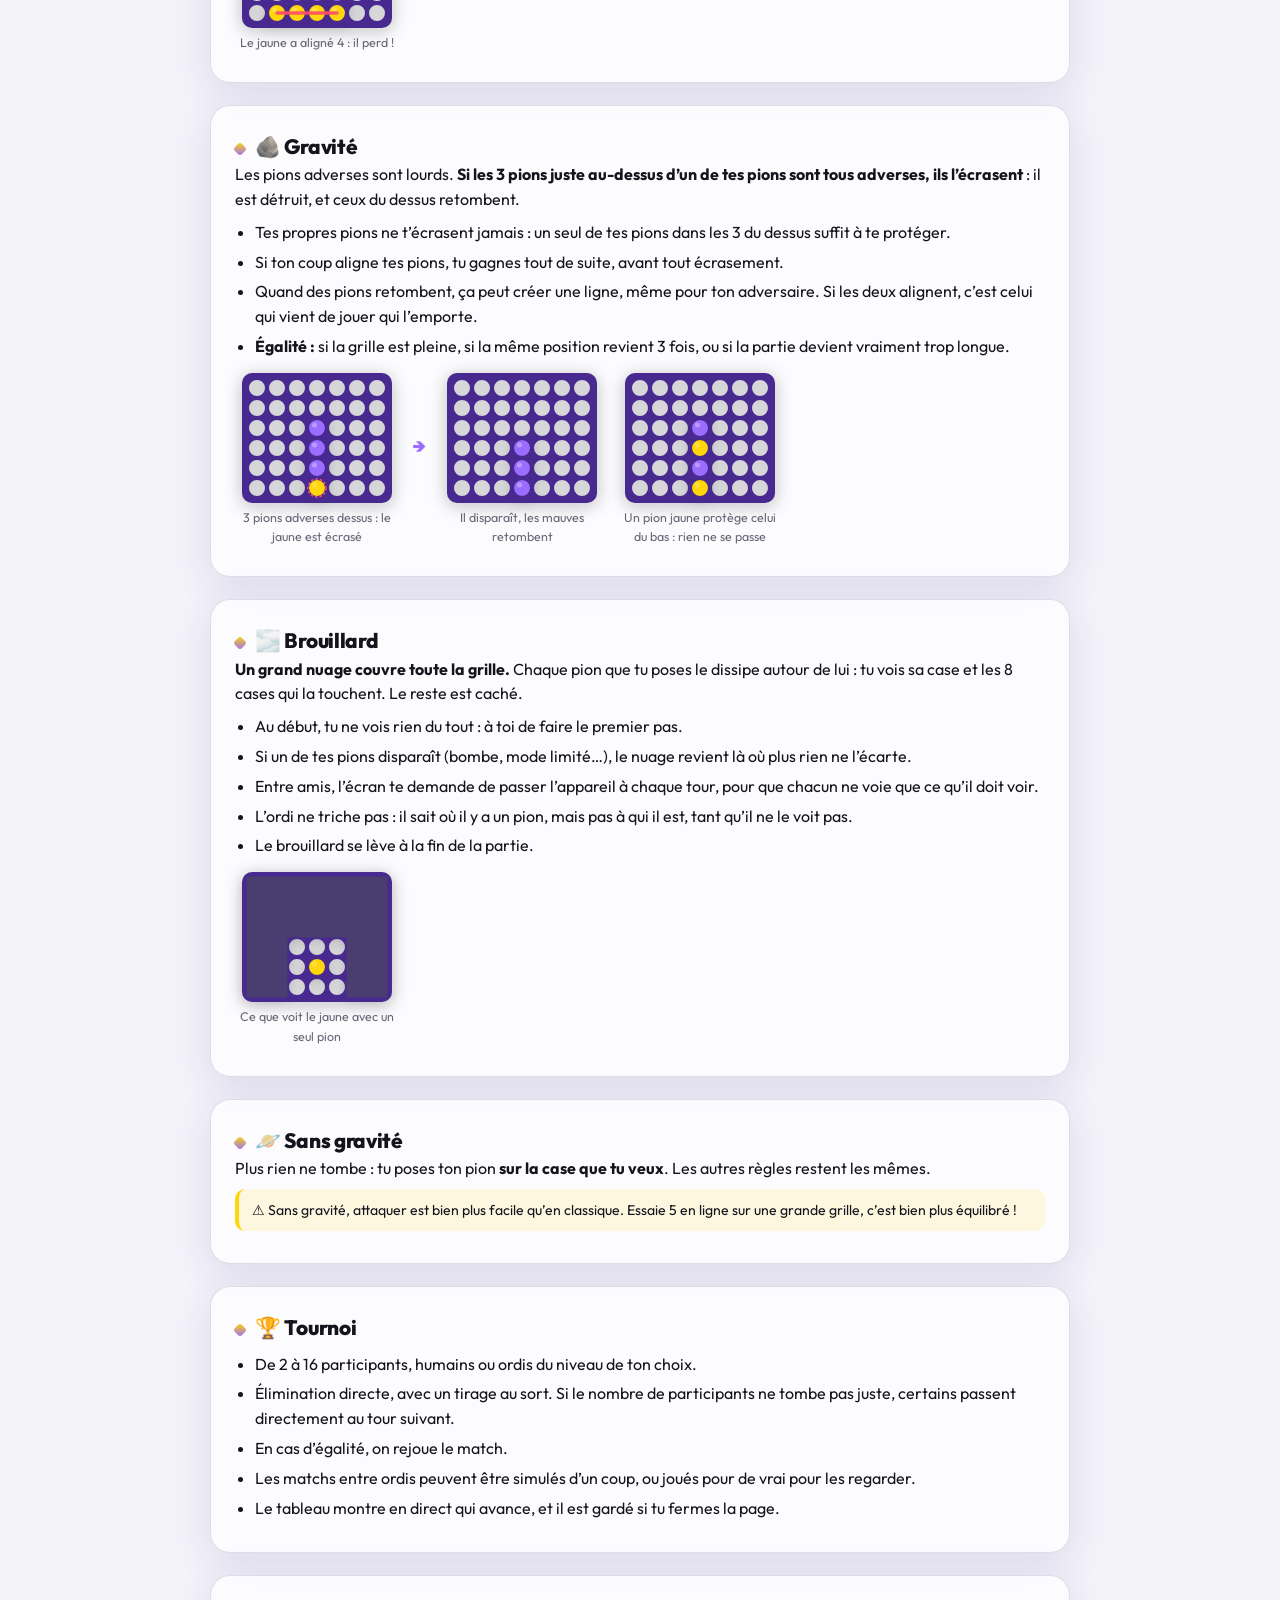
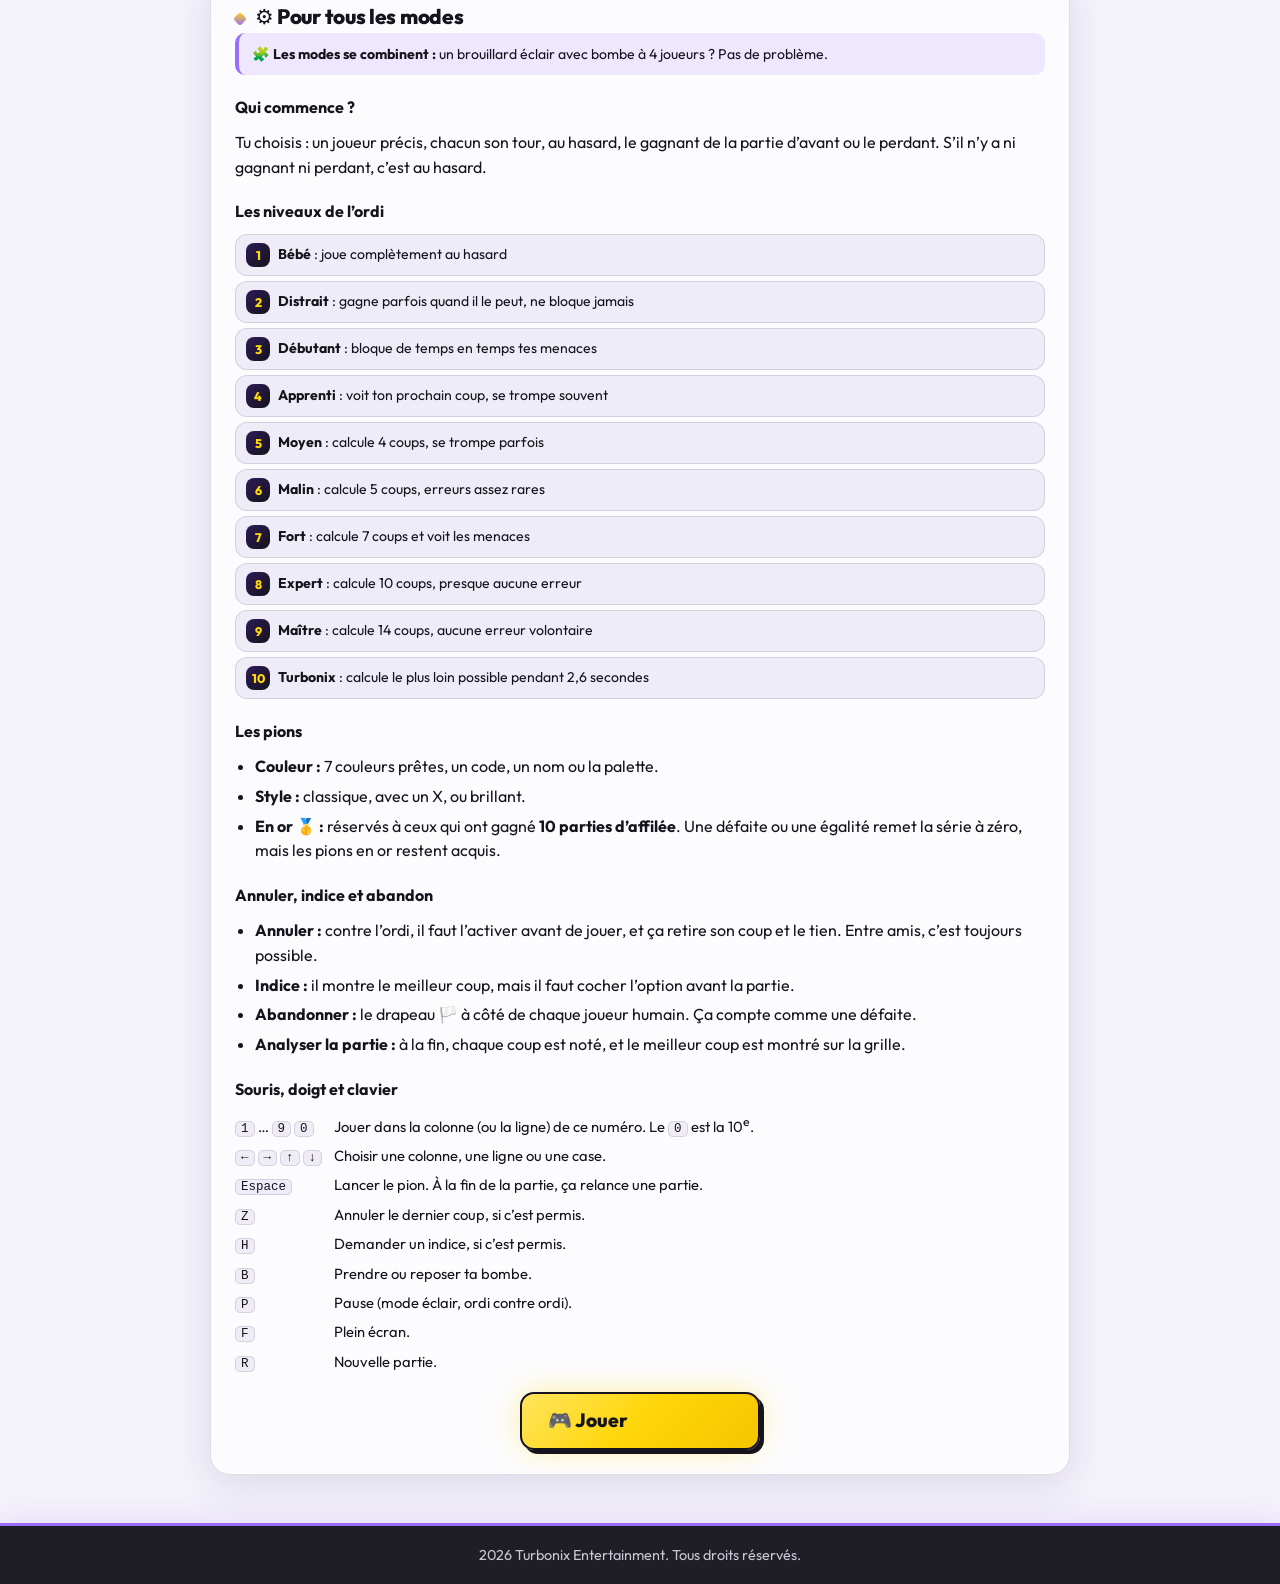
<file: regles.html>
<!DOCTYPE html>
<html lang="fr">
<head>
  <meta charset="UTF-8">
  <meta name="viewport" content="width=device-width, initial-scale=1.0">
  <title>Règles du 4 en ligne — Turbonix</title>
  <meta name="description" content="Toutes les règles du 4 en ligne : classique, limité, éclair, gravité inversée, rotation, bombe, inversé, brouillard et les autres.">
  <link rel="icon" href="logo.svg" type="image/svg+xml">
  <script>
    // Applique le thème avant l'affichage pour éviter un flash
    (function () {
      var prefs = {};
      try { prefs = JSON.parse(localStorage.getItem("tx-prefs")) || {}; } catch (e) {}
      var theme = prefs.theme || (matchMedia("(prefers-color-scheme: dark)").matches ? "dark" : "light");
      document.documentElement.dataset.theme = theme;
    })();
  </script>
  <link rel="preconnect" href="https://fonts.googleapis.com">
  <link rel="preconnect" href="https://fonts.gstatic.com" crossorigin>
  <link href="https://fonts.googleapis.com/css2?family=Outfit:wght@400;500;600;700;800;900&display=swap" rel="stylesheet">
  <link rel="stylesheet" href="turbonix.css">
  <link rel="stylesheet" href="style.css">
</head>
<body class="rules-page">
  <div class="bg-blobs" aria-hidden="true"><span></span><span></span><span></span></div>

  <header class="site-header">
    <div class="header-inner">
      <h1 class="site-title">4 <span>en</span> ligne</h1>
      <div class="header-right">
        <a href="index.html" class="hbtn" title="Retour au jeu" aria-label="Retour au jeu">
          <svg viewBox="0 0 24 24"><path d="M19 12H5"/><path d="m12 19-7-7 7-7"/></svg>
        </a>
        <button id="themeBtn" class="theme-toggle" aria-label="Changer de thème" title="Mode sombre / clair">
          <span class="theme-icon sun">☀️</span>
          <span class="theme-icon moon">🌙</span>
        </button>
        <a href="index.html" class="logo" aria-label="Turbonix Entertainment">
          <img src="logo.svg" alt="Logo Turbonix" width="44" height="44">
        </a>
      </div>
    </div>
  </header>

  <main class="container">
    <nav class="card rules-nav" aria-label="Sommaire des règles">
      <div class="presets">
        <a class="chip" href="#classique">🎯 Classique</a>
        <a class="chip" href="#limite">♻️ Limité</a>
        <a class="chip" href="#eclair">⚡ Éclair</a>
        <a class="chip" href="#inversee">🧲 Gravité inversée</a>
        <a class="chip" href="#rotation">🔄 Rotation</a>
        <a class="chip" href="#multi">🎉 3-4 joueurs</a>
        <a class="chip" href="#bombe">💣 Bombe</a>
        <a class="chip" href="#inverse">🙃 Inversé</a>
        <a class="chip" href="#gravite">🪨 Gravité</a>
        <a class="chip" href="#brouillard">🌫️ Brouillard</a>
        <a class="chip" href="#sans">🪐 Sans gravité</a>
        <a class="chip" href="#tournoi">🏆 Tournoi</a>
        <a class="chip" href="#commun">⚙️ Pour tous</a>
      </div>
    </nav>

    <section class="card rules-card" id="classique">
      <h2>🎯 Classique</h2>
      <p><strong>But :</strong> être le premier à aligner 4 pions de ta couleur.</p>
      <ol>
        <li>Chacun son tour, tu lâches un pion dans une colonne. Il tombe jusqu’à la case libre la plus basse.</li>
        <li>Une ligne compte à l’horizontale, à la verticale ou en diagonale.</li>
        <li>Si la grille est pleine et que personne n’a aligné, c’est une égalité.</li>
      </ol>
      <div class="demo-row" data-demos='[{"b":"......./......./......./...O.../..OX.../.OXXX..","arrow":5,"t":"Le pion va tomber tout en bas de la colonne 6"},{"b":"......./......./.....X./....XO./...XOO./..XOOX.","line":["2,5","5,2"],"t":"4 en diagonale : le jaune gagne"}]'></div>
      <p>La version d’origine se joue sur une grille de <strong>7×6</strong>, avec <strong>4 en ligne</strong>. Tu peux changer :</p>
      <ul>
        <li><strong>La grille :</strong> 5×4, 6×5, 7×6, 8×7, 9×8 ou 10×9.</li>
        <li><strong>Le nombre à aligner :</strong> de 3 à 7. Sur les petites grilles, les lignes trop longues pour tenir sont désactivées.</li>
      </ul>
      <p class="info">💡 Sur la grille classique, celui qui commence dans la colonne du milieu peut toujours gagner s’il joue parfaitement. Le problème, c’est de jouer parfaitement…</p>
    </section>

    <section class="card rules-card" id="limite">
      <h2>♻️ Limité</h2>
      <p><strong>But :</strong> aligner tes pions, alors que tu n’as droit qu’à un nombre limité de pions sur la grille. Tu choisis ce nombre.</p>
      <ol>
        <li>Quand tu poses un pion de plus que la limite, ton <strong>plus ancien</strong> est retiré.</li>
        <li>Toute la colonne au-dessus de lui retombe d’une case.</li>
        <li>Le pion qui partira au prochain coup clignote pour te prévenir.</li>
        <li>La limite ne peut pas être plus petite que le nombre de pions à aligner.</li>
      </ol>
      <div class="demo-row" data-demos='[{"b":"......./......./..O..../..X.O../X.O.X../X.X.O..","mark":["0,5"],"t":"Limite atteinte : ce pion est le plus ancien"},{"arrowNext":true},{"b":"......./......./..O..../..X.O../..O.X../X.X.OX.","t":"Le jaune pose un pion : l’ancien part, la colonne tombe"}]'></div>
      <p><strong>Attention :</strong> quand des pions retombent, ça peut créer une ligne, même pour ton adversaire ! Si les deux joueurs alignent en même temps, c’est celui qui vient de jouer qui l’emporte.</p>
      <p><strong>Égalité :</strong> si la même position revient 3 fois, ou si la partie devient vraiment trop longue.</p>
    </section>

    <section class="card rules-card" id="eclair">
      <h2>⚡ Éclair</h2>
      <p><strong>But :</strong> le même, mais avec un temps limité par coup. Tu choisis ce temps.</p>
      <ul>
        <li>La barre sous les noms montre le temps qu’il te reste. Elle devient rouge pour les dernières secondes.</li>
        <li>Si le temps est écoulé, <strong>un coup est joué au hasard</strong> à ta place.</li>
        <li>Le bouton <strong>⏸ Pause</strong> arrête le temps. La grille est floutée, pour ne pas réfléchir gratuitement !</li>
        <li>L’ordi n’a pas de chrono : il joue toujours assez vite.</li>
      </ul>
    </section>

    <section class="card rules-card" id="inversee">
      <h2>🧲 Gravité inversée</h2>
      <p>Les pions ne tombent plus vers le bas. Tu choisis la direction : <strong>vers le haut, vers la gauche ou vers la droite</strong>.</p>
      <ul>
        <li>Vers le haut, tu choisis une colonne, et le pion part du bas.</li>
        <li>Vers la gauche ou la droite, tu choisis une <strong>ligne</strong>, et le pion arrive par le côté.</li>
      </ul>
      <div class="demo-row" data-demos='[{"b":"X.O..../X.X..../O....../......./......./.......","t":"Gravité vers le haut"},{"b":"......./......./......./X....../OX...../XOX....","t":"Gravité vers la gauche"}]'></div>
    </section>

    <section class="card rules-card" id="rotation">
      <h2>🔄 Rotation</h2>
      <p>Tous les 1 à 10 coups (tu choisis), <strong>la grille tourne d’un quart de tour</strong> dans le sens des aiguilles d’une montre, et tous les pions retombent.</p>
      <ul>
        <li>Une grille de 7×6 devient une grille de 6×7, et inversement.</li>
        <li>Une ligne peut se former pendant la chute, pour n’importe quel joueur. Si les deux alignent, c’est celui qui vient de jouer qui l’emporte.</li>
        <li>Pas de rotation en mode sans gravité : rien ne retomberait.</li>
      </ul>
    </section>

    <section class="card rules-card" id="multi">
      <h2>🎉 3 ou 4 joueurs</h2>
      <p>On joue à 3 ou 4 sur la même grille, chacun son tour. Le premier qui aligne gagne.</p>
      <ul>
        <li>Si un joueur abandonne, les autres continuent. Ses pions restent sur la grille, mais ils ne comptent plus.</li>
        <li>Contre l’ordi, tous les autres joueurs sont des ordis, chacun avec son niveau.</li>
      </ul>
    </section>

    <section class="card rules-card" id="bombe">
      <h2>💣 Bombe</h2>
      <p>Chaque joueur a <strong>une seule bombe par partie</strong>.</p>
      <ol>
        <li>Clique sur 💣 (ou appuie sur <kbd>B</kbd>), puis sur un pion adverse.</li>
        <li>Le pion explose, et tout ce qu’il y a au-dessus retombe.</li>
        <li>Utiliser ta bombe prend ton tour : tu ne poses pas de pion ce tour-là.</li>
      </ol>
      <div class="demo-row" data-demos='[{"b":"......./......./......./...X.../...O.../..XOX..","mark":["3,4"],"t":"La bombe vise ce pion mauve"},{"arrowNext":true},{"b":"......./......./......./......./...X.../..XOX..","t":"Il explose, le pion jaune retombe"}]'></div>
    </section>

    <section class="card rules-card" id="inverse">
      <h2>🙃 Inversé</h2>
      <p><strong>But :</strong> tout est à l’envers. Celui qui aligne ses pions <strong>perd</strong>.</p>
      <ul>
        <li>À 2 joueurs, ton adversaire gagne dès que tu alignes.</li>
        <li>À 3 ou 4, celui qui aligne est éliminé. Ses pions restent sur la grille, et le dernier en jeu gagne.</li>
        <li>Si la grille est pleine sans que personne n’ait aligné, c’est une égalité.</li>
      </ul>
      <div class="demo-row" data-demos='[{"b":"......./......./......./......./..OOO../.XXXX..","line":["1,5","4,5"],"bad":true,"t":"Le jaune a aligné 4 : il perd !"}]'></div>
    </section>

    <section class="card rules-card" id="gravite">
      <h2>🪨 Gravité</h2>
      <p>Les pions adverses sont lourds. <strong>Si les 3 pions juste au-dessus d’un de tes pions sont tous adverses, ils l’écrasent</strong> : il est détruit, et ceux du dessus retombent.</p>
      <ul>
        <li>Tes propres pions ne t’écrasent jamais : un seul de tes pions dans les 3 du dessus suffit à te protéger.</li>
        <li>Si ton coup aligne tes pions, tu gagnes tout de suite, avant tout écrasement.</li>
        <li>Quand des pions retombent, ça peut créer une ligne, même pour ton adversaire. Si les deux alignent, c’est celui qui vient de jouer qui l’emporte.</li>
        <li><strong>Égalité :</strong> si la grille est pleine, si la même position revient 3 fois, ou si la partie devient vraiment trop longue.</li>
      </ul>
      <div class="demo-row" data-demos='[{"b":"......./......./...O.../...O.../...O.../...X...","mark":["3,5"],"t":"3 pions adverses dessus : le jaune est écrasé"},{"arrowNext":true},{"b":"......./......./......./...O.../...O.../...O...","t":"Il disparaît, les mauves retombent"},{"b":"......./......./...O.../...X.../...O.../...X...","t":"Un pion jaune protège celui du bas : rien ne se passe"}]'></div>
    </section>

    <section class="card rules-card" id="brouillard">
      <h2>🌫️ Brouillard</h2>
      <p><strong>Un grand nuage couvre toute la grille.</strong> Chaque pion que tu poses le dissipe autour de lui : tu vois sa case et les 8 cases qui la touchent. Le reste est caché.</p>
      <ul>
        <li>Au début, tu ne vois rien du tout : à toi de faire le premier pas.</li>
        <li>Si un de tes pions disparaît (bombe, mode limité…), le nuage revient là où plus rien ne l’écarte.</li>
        <li>Entre amis, l’écran te demande de passer l’appareil à chaque tour, pour que chacun ne voie que ce qu’il doit voir.</li>
        <li>L’ordi ne triche pas : il sait où il y a un pion, mais pas à qui il est, tant qu’il ne le voit pas.</li>
        <li>Le brouillard se lève à la fin de la partie.</li>
      </ul>
      <div class="demo-row" data-demos='[{"b":"???????/???????/???????/??...??/??.X.??/??...??","t":"Ce que voit le jaune avec un seul pion"}]'></div>
    </section>

    <section class="card rules-card" id="sans">
      <h2>🪐 Sans gravité</h2>
      <p>Plus rien ne tombe : tu poses ton pion <strong>sur la case que tu veux</strong>. Les autres règles restent les mêmes.</p>
      <p class="info alt">⚠️ Sans gravité, attaquer est bien plus facile qu’en classique. Essaie 5 en ligne sur une grande grille, c’est bien plus équilibré !</p>
    </section>

    <section class="card rules-card" id="tournoi">
      <h2>🏆 Tournoi</h2>
      <ul>
        <li>De 2 à 16 participants, humains ou ordis du niveau de ton choix.</li>
        <li>Élimination directe, avec un tirage au sort. Si le nombre de participants ne tombe pas juste, certains passent directement au tour suivant.</li>
        <li>En cas d’égalité, on rejoue le match.</li>
        <li>Les matchs entre ordis peuvent être simulés d’un coup, ou joués pour de vrai pour les regarder.</li>
        <li>Le tableau montre en direct qui avance, et il est gardé si tu fermes la page.</li>
      </ul>
    </section>

    <section class="card rules-card" id="commun">
      <h2>⚙️ Pour tous les modes</h2>

      <p class="info">🧩 <strong>Les modes se combinent :</strong> un brouillard éclair avec bombe à 4 joueurs ? Pas de problème.</p>

      <h3>Qui commence ?</h3>
      <p>Tu choisis : un joueur précis, chacun son tour, au hasard, le gagnant de la partie d’avant ou le perdant. S’il n’y a ni gagnant ni perdant, c’est au hasard.</p>

      <h3>Les niveaux de l’ordi</h3>
      <ul class="level-list" id="levelList"></ul>

      <h3>Les pions</h3>
      <ul>
        <li><strong>Couleur :</strong> 7 couleurs prêtes, un code, un nom ou la palette.</li>
        <li><strong>Style :</strong> classique, avec un X, ou brillant.</li>
        <li><strong>En or 🥇 :</strong> réservés à ceux qui ont gagné <strong>10 parties d’affilée</strong>. Une défaite ou une égalité remet la série à zéro, mais les pions en or restent acquis.</li>
      </ul>

      <h3>Annuler, indice et abandon</h3>
      <ul>
        <li><strong>Annuler :</strong> contre l’ordi, il faut l’activer avant de jouer, et ça retire son coup et le tien. Entre amis, c’est toujours possible.</li>
        <li><strong>Indice :</strong> il montre le meilleur coup, mais il faut cocher l’option avant la partie.</li>
        <li><strong>Abandonner :</strong> le drapeau 🏳️ à côté de chaque joueur humain. Ça compte comme une défaite.</li>
        <li><strong>Analyser la partie :</strong> à la fin, chaque coup est noté, et le meilleur coup est montré sur la grille.</li>
      </ul>

      <h3>Souris, doigt et clavier</h3>
      <div class="key-table">
        <span><kbd>1</kbd> … <kbd>9</kbd> <kbd>0</kbd></span><span>Jouer dans la colonne (ou la ligne) de ce numéro. Le <kbd>0</kbd> est la 10<sup>e</sup>.</span>
        <span><kbd>←</kbd> <kbd>→</kbd> <kbd>↑</kbd> <kbd>↓</kbd></span><span>Choisir une colonne, une ligne ou une case.</span>
        <span><kbd>Espace</kbd></span><span>Lancer le pion. À la fin de la partie, ça relance une partie.</span>
        <span><kbd>Z</kbd></span><span>Annuler le dernier coup, si c’est permis.</span>
        <span><kbd>H</kbd></span><span>Demander un indice, si c’est permis.</span>
        <span><kbd>B</kbd></span><span>Prendre ou reposer ta bombe.</span>
        <span><kbd>P</kbd></span><span>Pause (mode éclair, ordi contre ordi).</span>
        <span><kbd>F</kbd></span><span>Plein écran.</span>
        <span><kbd>R</kbd></span><span>Nouvelle partie.</span>
      </div>

      <div class="actions rules-back"><a class="btn btn-primary" href="index.html">🎮 Jouer</a></div>
    </section>
  </main>

  <footer class="site-footer">
    <p><span id="year"></span> Turbonix Entertainment. Tous droits réservés.</p>
  </footer>

  <script src="js/engine.js"></script>
  <script src="js/ai.js"></script>
  <script src="js/pages.js"></script>
</body>
</html>
</file>
<file: turbonix.css>
/* ==========================================================================
   TURBONIX — Style commun des mini-sites Turbonix Entertainment
   Version 1.0 · tiré du site « Pile ou Face »
   Documentation complète : STYLE-TURBONIX.md

   À mettre dans le <head> de chaque site :
     <link rel="preconnect" href="https://fonts.googleapis.com">
     <link rel="preconnect" href="https://fonts.gstatic.com" crossorigin>
     <link href="https://fonts.googleapis.com/css2?family=Outfit:wght@400;500;600;700;800;900&display=swap" rel="stylesheet">
     <link rel="stylesheet" href="turbonix.css">
   ========================================================================== */


/* ---------- 1. Couleurs, polices, arrondis (variables) ---------- */

:root {
  /* Couleurs de marque (identiques en clair et en sombre) */
  --yellow: #ffd60a;
  --yellow-light: #ffe45c;
  --yellow-dark: #e6b800;
  --mauve: #9b6dff;
  --mauve-light: #c9b0ff;
  --mauve-dark: #6f45d9;
  --mauve-deep: #2d1b57;
  --black: #0d0c12;
  --ink: #15131c;
  --white: #ffffff;

  /* Thème clair */
  --bg: #f4f2fa;
  --surface: rgba(255, 255, 255, 0.72);
  --surface-solid: #ffffff;
  --surface-2: rgba(236, 233, 245, 0.85);
  --text: #15131c;
  --muted: #6b6878;
  --border: rgba(120, 110, 150, 0.22);
  --mauve-soft: rgba(155, 109, 255, 0.14);
  --btn-shadow: #15131c;
  --shadow: 0 10px 40px rgba(60, 40, 120, 0.12);
  --warn: #a87900;
  --error: #d6336c;
  --stage-bg: radial-gradient(ellipse at 50% 30%, #3f3558 0%, #241d33 55%, #15111d 100%);
  --blob-1: rgba(255, 214, 10, 0.35);
  --blob-2: rgba(155, 109, 255, 0.35);
  --blob-3: rgba(155, 109, 255, 0.2);

  /* Formes et mouvements */
  --radius: 20px;
  --ease: cubic-bezier(0.22, 0.8, 0.3, 1);
  --spring: cubic-bezier(0.34, 1.56, 0.64, 1);
  --font: "Outfit", "Segoe UI", system-ui, -apple-system, sans-serif;
  --mono: Consolas, "Courier New", monospace;
}

:root[data-theme="dark"] {
  --bg: #08070c;
  --surface: rgba(22, 20, 31, 0.72);
  --surface-solid: #16141f;
  --surface-2: rgba(38, 34, 52, 0.8);
  --text: #f3f1f8;
  --muted: #a39fb3;
  --border: rgba(155, 109, 255, 0.18);
  --mauve-soft: rgba(155, 109, 255, 0.18);
  --btn-shadow: #9b6dff;
  --shadow: 0 10px 40px rgba(0, 0, 0, 0.5);
  --warn: #ffd60a;
  --error: #ff6b9a;
  --stage-bg: radial-gradient(ellipse at 50% 30%, #2a1f45 0%, #140f22 55%, #0a0812 100%);
  --blob-1: rgba(255, 214, 10, 0.16);
  --blob-2: rgba(155, 109, 255, 0.3);
  --blob-3: rgba(111, 69, 217, 0.25);
}


/* ---------- 2. Base ---------- */

* { box-sizing: border-box; margin: 0; padding: 0; }

html { scroll-behavior: smooth; }

body {
  font-family: var(--font);
  background: var(--bg);
  color: var(--text);
  min-height: 100vh;
  display: flex;
  flex-direction: column;
  overflow-x: hidden;
  transition: background 0.5s var(--ease), color 0.5s var(--ease);
}

button { font: inherit; cursor: pointer; color: inherit; }
input, select, textarea { font: inherit; color: var(--text); }
input:focus, select:focus, textarea:focus {
  outline: none;
  border-color: var(--mauve) !important;
  box-shadow: 0 0 0 4px var(--mauve-soft);
}

.hidden { display: none !important; }
.muted { color: var(--muted); }
.small { font-size: 0.85rem; }
.error { color: var(--error); font-size: 0.82rem; }
.warn { color: var(--warn); font-size: 0.82rem; }

code, kbd {
  font-family: var(--mono);
  background: var(--surface-2);
  border: 1px solid var(--border);
  border-radius: 5px;
  padding: 0 5px;
  font-size: 0.85em;
}

h2 { font-size: 1.3rem; font-weight: 800; letter-spacing: -0.3px; }
/* Petit losange jaune → mauve devant chaque titre de carte */
h2::before {
  content: "";
  display: inline-block;
  width: 10px;
  height: 10px;
  margin-right: 10px;
  border-radius: 3px;
  background: linear-gradient(135deg, var(--yellow), var(--mauve));
  vertical-align: middle;
  transform: rotate(45deg);
}
h3 { font-size: 1rem; font-weight: 700; margin: 20px 0 10px; }


/* ---------- 3. Fond animé (3 taches floues qui dérivent) ---------- */
/* <div class="bg-blobs" aria-hidden="true"><span></span><span></span><span></span></div> */

.bg-blobs {
  position: fixed;
  inset: 0;
  z-index: -1;
  overflow: hidden;
  pointer-events: none;
}
.bg-blobs span {
  position: absolute;
  width: 55vmax;
  height: 55vmax;
  border-radius: 50%;
  filter: blur(80px);
  animation: tx-drift 26s ease-in-out infinite alternate;
  transition: background 0.6s;
}
.bg-blobs span:nth-child(1) { background: var(--blob-1); top: -20vmax; right: -15vmax; }
.bg-blobs span:nth-child(2) { background: var(--blob-2); bottom: -25vmax; left: -20vmax; animation-duration: 32s; }
.bg-blobs span:nth-child(3) { background: var(--blob-3); top: 30%; left: 40%; width: 35vmax; height: 35vmax; animation-duration: 22s; }


/* ---------- 4. Header ---------- */

.site-header {
  background: rgba(13, 12, 18, 0.88);
  backdrop-filter: blur(14px);
  -webkit-backdrop-filter: blur(14px);
  border-bottom: 3px solid var(--yellow);
  box-shadow: 0 4px 30px rgba(255, 214, 10, 0.12);
  position: sticky;
  top: 0;
  z-index: 20;
}
.header-inner {
  max-width: 1240px;
  margin: 0 auto;
  padding: 12px 20px;
  display: flex;
  align-items: center;
  justify-content: space-between;
  gap: 12px;
}
.site-title {
  color: var(--white);
  font-size: 1.6rem;
  font-weight: 900;
  letter-spacing: -0.5px;
  white-space: nowrap;
}
/* Le mot mis en avant dans le titre (ex. « ou » dans « Pile ou Face ») */
.site-title span {
  background: linear-gradient(120deg, var(--mauve), var(--mauve-light));
  -webkit-background-clip: text;
  background-clip: text;
  color: transparent;
}
.header-right { display: flex; align-items: center; gap: 8px; }
.logo img { display: block; transition: transform 0.5s var(--spring); }
.logo:hover img { transform: rotate(-10deg) scale(1.1); }

/* Boutons-icônes du header (son, vibration, partage, effacer…) */
.hbtn {
  width: 38px;
  height: 38px;
  display: grid;
  place-items: center;
  border-radius: 12px;
  border: 1.5px solid rgba(255, 255, 255, 0.14);
  background: rgba(255, 255, 255, 0.06);
  color: #f3f1f8;
  transition: background 0.25s, border-color 0.25s, transform 0.3s var(--spring), color 0.25s;
}
.hbtn svg {
  width: 19px;
  height: 19px;
  fill: none;
  stroke: currentColor;
  stroke-width: 2;
  stroke-linecap: round;
  stroke-linejoin: round;
}
.hbtn:hover { border-color: var(--mauve); background: rgba(155, 109, 255, 0.2); transform: translateY(-2px); }
.hbtn:active { transform: scale(0.92); }
/* Bouton à deux états : <svg class="on">…</svg><svg class="off">…</svg>, classe .off sur le bouton */
.hbtn .off { display: none; }
.hbtn.off { color: #8a879a; }
.hbtn.off .on { display: none; }
.hbtn.off .off { display: block; }
.hbtn.danger:hover { border-color: #ff6b9a; background: rgba(255, 107, 154, 0.18); color: #ff8fb3; }

/* Interrupteur clair / sombre */
.theme-toggle {
  position: relative;
  width: 64px;
  height: 34px;
  border-radius: 999px;
  border: 2px solid var(--mauve);
  background: #26222f;
  overflow: hidden;
  flex-shrink: 0;
}
.theme-toggle::after {
  content: "";
  position: absolute;
  top: 4px;
  left: 4px;
  width: 22px;
  height: 22px;
  border-radius: 50%;
  background: var(--yellow);
  box-shadow: 0 0 12px rgba(255, 214, 10, 0.7);
  transition: transform 0.5s var(--spring), background 0.4s, box-shadow 0.4s;
}
:root[data-theme="dark"] .theme-toggle::after {
  transform: translateX(30px);
  background: var(--mauve);
  box-shadow: 0 0 12px rgba(155, 109, 255, 0.8);
}
.theme-icon { position: absolute; top: 50%; font-size: 0.8rem; transform: translateY(-50%); transition: opacity 0.3s; }
.theme-icon.sun { right: 8px; }
.theme-icon.moon { left: 8px; opacity: 0; }
:root[data-theme="dark"] .theme-icon.sun { opacity: 0; }
:root[data-theme="dark"] .theme-icon.moon { opacity: 1; }


/* ---------- 5. Disposition de la page ---------- */

.container {
  flex: 1;
  width: 100%;
  max-width: 1240px;
  margin: 0 auto;
  padding: 28px 20px 48px;
  display: grid;
  grid-template-columns: 1.15fr 1fr;
  gap: 22px;
  align-items: start;
}
/* Carte qui prend toute la largeur (zone principale, personnalisation…) */
.full { grid-column: 1 / -1; }

.card {
  background: var(--surface);
  backdrop-filter: blur(18px);
  -webkit-backdrop-filter: blur(18px);
  border-radius: var(--radius);
  box-shadow: var(--shadow);
  padding: 24px;
  border: 1px solid var(--border);
  transition: background 0.5s var(--ease), border-color 0.5s var(--ease);
  animation: tx-rise 0.7s var(--ease) both;
  scroll-margin-top: 90px;
  min-width: 0;
}
.card:nth-child(2) { animation-delay: 0.08s; }
.card:nth-child(3) { animation-delay: 0.16s; }
.card:nth-child(4) { animation-delay: 0.24s; }

.card-head {
  display: flex;
  align-items: center;
  justify-content: space-between;
  flex-wrap: wrap;
  gap: 12px;
  margin-bottom: 14px;
}

/* Séparateur pointillé à l'intérieur d'une carte */
.divider { margin-top: 18px; padding-top: 14px; border-top: 1px dashed var(--border); }
.hint { text-align: center; margin-top: 14px; font-size: 0.8rem; color: var(--muted); }


/* ---------- 6. Boutons ---------- */

.btn {
  border: 2px solid var(--text);
  border-radius: 14px;
  padding: 12px 26px;
  font-weight: 700;
  background: var(--surface-solid);
  transition: transform 0.25s var(--spring), background 0.2s, box-shadow 0.25s, border-color 0.2s;
}
.btn:hover:not(:disabled) { transform: translateY(-2px); }
.btn:active:not(:disabled) { transform: translateY(2px) scale(0.98); }
.btn:disabled { opacity: 0.55; cursor: not-allowed; }

/* Bouton principal : jaune, ombre décalée « cartoon » + halo + reflet qui passe */
.btn-primary {
  position: relative;
  overflow: hidden;
  background: linear-gradient(135deg, var(--yellow-light), var(--yellow) 50%, #f5c400);
  color: var(--ink);
  border-color: var(--ink);
  box-shadow: 4px 4px 0 var(--btn-shadow), 0 0 30px rgba(255, 214, 10, 0.35);
  font-size: 1.2rem;
  font-weight: 800;
  min-width: 240px;
}
.btn-primary::after {
  content: "";
  position: absolute;
  inset: 0;
  background: linear-gradient(110deg, transparent 30%, rgba(255, 255, 255, 0.65) 50%, transparent 70%);
  transform: translateX(-120%);
  animation: tx-shine 3.5s ease-in-out infinite;
}
.btn-primary:hover:not(:disabled) { box-shadow: 6px 6px 0 var(--btn-shadow), 0 0 40px rgba(255, 214, 10, 0.5); }
.btn-primary:active:not(:disabled) { box-shadow: 1px 1px 0 var(--btn-shadow); }
/* Pendant une action (ajouter la classe .busy sur <body>), le bouton principal pulse */
body.busy .btn-primary { animation: tx-pulse 0.9s ease-in-out infinite; }

.btn-ghost:hover:not(:disabled) { background: var(--mauve-soft); border-color: var(--mauve); }

.btn-small {
  padding: 7px 13px;
  font-size: 0.85rem;
  border-width: 1.5px;
  border-radius: 10px;
}
.btn-small:hover:not(:disabled) { background: var(--mauve-soft); border-color: var(--mauve); }

.btn-danger { background: #e8336f; border-color: #e8336f; color: #fff; }
.btn-danger:hover:not(:disabled) { background: #cc2259 !important; border-color: #cc2259 !important; }

/* Petit bouton carré avec un emoji (ex. 🎲 « au hasard ») */
.icon-btn {
  width: 44px;
  min-height: 40px;
  flex-shrink: 0;
  border: 1.5px solid var(--border);
  border-radius: 12px;
  background: var(--surface-2);
  font-size: 1.1rem;
  transition: transform 0.4s var(--spring), border-color 0.2s;
}
.icon-btn:hover { border-color: var(--mauve); transform: rotate(-20deg) scale(1.08); }
.icon-btn:active { transform: rotate(200deg) scale(0.92); }

.actions { display: flex; gap: 12px; flex-wrap: wrap; justify-content: center; }


/* ---------- 7. Pastilles, sélecteurs, onglets ---------- */

/* Pastilles cliquables (préréglages : D4, D6… ou Euro, Dollar…) */
.presets { display: flex; flex-wrap: wrap; gap: 6px; }
.chip {
  border: 1.5px solid var(--border);
  background: var(--surface-2);
  border-radius: 999px;
  padding: 6px 13px;
  font-weight: 700;
  font-size: 0.88rem;
  transition: all 0.3s var(--spring);
}
.chip:hover { border-color: var(--mauve); transform: translateY(-2px); }
.chip.active {
  background: linear-gradient(135deg, var(--mauve), var(--mauve-dark));
  border-color: var(--mauve);
  color: var(--white);
  box-shadow: 0 4px 14px rgba(155, 109, 255, 0.4);
}

/* Choix entre 2 options avec une pilule mauve qui glisse.
   <div class="pill-switch" data-active="0"><span class="pill-indicator"></span>
     <button class="active">🪙 Pièce</button><button>🎲 Dé</button></div>
   Mettre data-active="1" pour la 2e option. */
.pill-switch {
  position: relative;
  display: grid;
  grid-template-columns: 1fr 1fr;
  width: 240px;
  padding: 4px;
  border-radius: 999px;
  background: var(--surface-2);
  border: 1px solid var(--border);
}
.pill-indicator {
  position: absolute;
  top: 4px;
  bottom: 4px;
  left: 4px;
  width: calc(50% - 4px);
  border-radius: 999px;
  background: linear-gradient(135deg, var(--mauve), var(--mauve-dark));
  box-shadow: 0 4px 16px rgba(155, 109, 255, 0.45);
  transition: transform 0.5s var(--spring);
}
.pill-switch[data-active="1"] .pill-indicator { transform: translateX(100%); }
.pill-switch button {
  position: relative;
  border: none;
  background: none;
  padding: 8px 0;
  font-weight: 700;
  border-radius: 999px;
  transition: color 0.3s;
}
.pill-switch button.active { color: var(--white); }

/* Petit sélecteur à chiffres avec indicateur jaune (ex. « Comparer 1 · 2 · 3 »).
   Mettre data-active="0|1|2" sur .seg */
.seg {
  position: relative;
  display: grid;
  grid-template-columns: repeat(3, 40px);
  padding: 3px;
  border-radius: 12px;
  background: var(--surface-2);
  border: 1px solid var(--border);
}
.seg button { position: relative; border: none; background: none; padding: 5px 0; font-weight: 800; transition: color 0.3s; }
.seg button.active { color: var(--ink); }
.seg-indicator {
  position: absolute;
  top: 3px;
  bottom: 3px;
  left: 3px;
  width: 40px;
  border-radius: 9px;
  background: var(--yellow);
  box-shadow: 0 0 14px rgba(255, 214, 10, 0.45);
  transition: transform 0.45s var(--spring);
}
.seg[data-active="1"] .seg-indicator { transform: translateX(40px); }
.seg[data-active="2"] .seg-indicator { transform: translateX(80px); }

/* Onglets (ex. objets A / B / C) */
.tabs { display: flex; gap: 8px; margin-bottom: 14px; flex-wrap: wrap; }
.tab {
  display: flex;
  align-items: center;
  gap: 8px;
  padding: 5px 12px 5px 5px;
  border-radius: 12px;
  border: 1.5px solid var(--border);
  background: var(--surface-2);
  font-weight: 700;
  transition: all 0.25s var(--ease);
}
.tab.active { border-color: var(--mauve); background: var(--mauve-soft); box-shadow: 0 0 16px rgba(155, 109, 255, 0.25); }

/* Badge lettre (A mauve nuit, B jaune, C blanc) */
.badge {
  display: inline-grid;
  place-items: center;
  width: 26px;
  height: 26px;
  border-radius: 8px;
  font-weight: 900;
  font-size: 0.85rem;
  background: var(--mauve-deep);
  color: var(--yellow);
  flex-shrink: 0;
}
.badge.b { background: var(--yellow); color: var(--ink); }
.badge.c { background: #ffffff; color: var(--mauve-dark); border: 1.5px solid var(--mauve); }


/* ---------- 8. Champs de saisie ---------- */

.field { display: flex; flex-direction: column; gap: 6px; }
.field label { font-weight: 600; font-size: 0.9rem; }
.field label small { color: var(--muted); font-weight: 400; }
.field-row { display: flex; gap: 8px; }
.field-row.wrap { flex-wrap: wrap; }
.input,
.field input[type="number"],
.field input[type="text"] {
  width: 180px;
  padding: 10px 12px;
  border: 1.5px solid var(--border);
  border-radius: 12px;
  background: var(--surface-2);
  font-weight: 700;
  font-size: 1rem;
  transition: border-color 0.2s, box-shadow 0.2s;
}
.input.grow { width: auto; flex: 1; min-width: 0; }

/* Interrupteur on/off
   <label class="switch"><input type="checkbox"><span class="switch-track"><span class="switch-thumb"></span></span>Texte</label> */
.switch { display: flex; align-items: center; gap: 10px; cursor: pointer; font-weight: 700; font-size: 0.9rem; }
.switch input { position: absolute; opacity: 0; pointer-events: none; }
.switch-track {
  width: 48px;
  height: 28px;
  border-radius: 999px;
  background: var(--border);
  position: relative;
  transition: background 0.3s var(--ease), box-shadow 0.3s;
  flex-shrink: 0;
}
.switch-thumb {
  position: absolute;
  top: 3px;
  left: 3px;
  width: 22px;
  height: 22px;
  border-radius: 50%;
  background: var(--white);
  box-shadow: 0 2px 5px rgba(0, 0, 0, 0.3);
  transition: transform 0.4s var(--spring);
}
.switch input:checked + .switch-track { background: var(--mauve); box-shadow: 0 0 14px rgba(155, 109, 255, 0.5); }
.switch input:checked + .switch-track .switch-thumb { transform: translateX(20px); }
.switch input:focus-visible + .switch-track { box-shadow: 0 0 0 4px var(--mauve-soft); }

/* Curseur dégradé mauve → jaune. Mettre style="--fill: 40%" pour la partie remplie */
.range {
  width: 100%;
  height: 8px;
  -webkit-appearance: none;
  appearance: none;
  border-radius: 99px;
  background: linear-gradient(90deg, var(--mauve), var(--yellow)) 0 / var(--fill, 0%) 100% no-repeat, var(--border);
  cursor: pointer;
}
.range::-webkit-slider-thumb {
  -webkit-appearance: none;
  width: 20px;
  height: 20px;
  border-radius: 50%;
  background: var(--white);
  border: 3px solid var(--mauve);
  box-shadow: 0 2px 8px rgba(155, 109, 255, 0.5);
  transition: transform 0.2s var(--spring);
}
.range::-webkit-slider-thumb:hover { transform: scale(1.2); }
.range::-moz-range-thumb {
  width: 16px;
  height: 16px;
  border-radius: 50%;
  background: var(--white);
  border: 3px solid var(--mauve);
}

/* Encadré d'information (mauve) ou d'avertissement (.info.alt, jaune) */
.info {
  background: var(--mauve-soft);
  border-left: 4px solid var(--mauve);
  padding: 11px 13px;
  border-radius: 10px;
  font-size: 0.88rem;
  margin-bottom: 12px;
  line-height: 1.45;
  transition: background 0.3s, border-color 0.3s;
}
.info.alt { background: rgba(255, 214, 10, 0.12); border-left-color: var(--yellow); }


/* ---------- 9. Liste de probabilités (une ligne par choix) ---------- */
/*
  <div class="prob-list">
    <div class="prob-row">
      <span class="prob-index">1</span>
      <input class="prob-name" value="Pile">
      <div class="prob-pct"><input value="50"><span class="eq"></span></div>
      <input class="range prob-range" type="range" min="0" max="100" step="0.01" style="--fill:50%">
    </div>
  </div>
  <div class="prob-total">Total : <strong>100 %</strong></div>
*/

.prob-list {
  display: flex;
  flex-direction: column;
  gap: 8px;
  max-height: 480px;
  overflow-y: auto;
  padding-right: 4px;
}
.prob-row {
  display: grid;
  grid-template-columns: auto 1fr 130px;
  grid-template-areas:
    "idx name pct"
    "idx range range";
  align-items: center;
  gap: 8px 10px;
  padding: 9px 11px;
  border-radius: 14px;
  background: var(--surface-2);
  border: 1px solid transparent;
  transition: background 0.3s, border-color 0.3s;
  animation: tx-rise 0.35s var(--ease) both;
}
.prob-row:hover { border-color: var(--border); }
.prob-row.flash { animation: tx-flash 1.2s var(--ease); }
.prob-index {
  grid-area: idx;
  min-width: 32px;
  height: 32px;
  padding: 0 6px;
  display: grid;
  place-items: center;
  background: linear-gradient(135deg, var(--mauve-deep), var(--ink));
  color: var(--yellow);
  border-radius: 10px;
  font-weight: 800;
  font-size: 0.8rem;
  align-self: start;
}
.prob-name {
  grid-area: name;
  width: 100%;
  min-width: 0;
  padding: 8px 10px;
  border: 1.5px solid var(--border);
  border-radius: 10px;
  background: var(--surface-solid);
  font-weight: 600;
}
.prob-pct { grid-area: pct; position: relative; }
.prob-pct input {
  width: 100%;
  padding: 8px 26px 8px 10px;
  border: 1.5px solid var(--border);
  border-radius: 10px;
  background: var(--surface-solid);
  text-align: right;
  font-weight: 700;
}
/* Le « % » affiché dans le champ */
.prob-pct::after {
  content: "%";
  position: absolute;
  right: 10px;
  top: 50%;
  transform: translateY(-50%);
  color: var(--muted);
  font-size: 0.85rem;
  pointer-events: none;
}
/* Quand on a tapé une fraction (1/3) ou un ratio (1:3), on cache le « % »
   et on montre l'équivalent à gauche (« = 33.33 % ») */
.prob-pct.raw::after { content: ""; }
.prob-pct.raw input { padding-right: 10px; }
.prob-pct.invalid input { border-color: var(--error); animation: tx-shake 0.3s; }
.prob-pct .eq {
  position: absolute;
  left: 10px;
  top: 50%;
  transform: translateY(-50%);
  pointer-events: none;
  font-size: 0.72rem;
  font-weight: 700;
  color: var(--mauve);
  white-space: nowrap;
}
.prob-range { grid-area: range; }

.prob-total {
  margin-top: 16px;
  padding-top: 14px;
  border-top: 1px dashed var(--border);
  display: flex;
  flex-wrap: wrap;
  align-items: center;
  gap: 10px;
  justify-content: space-between;
}
.prob-total strong { transition: color 0.3s; }
.prob-total strong.off { color: var(--warn); }

.pager { display: flex; align-items: center; flex-wrap: wrap; gap: 10px; margin-top: 12px; font-size: 0.88rem; }


/* ---------- 10. Zone de jeu / scène ---------- */
/* Fond sombre avec un halo conique qui tourne lentement (plus vite avec .rolling) */

.stage-zone {
  position: relative;
  width: 100%;
  height: 320px;
  border-radius: 22px;
  background: var(--stage-bg);
  border: 1px solid var(--border);
  overflow: hidden;
  box-shadow: inset 0 -30px 60px rgba(0, 0, 0, 0.08);
  transition: background 0.5s;
}
.stage-zone::before {
  content: "";
  position: absolute;
  inset: -40%;
  background: conic-gradient(from 0deg, transparent, rgba(255, 214, 10, 0.12), transparent 30%, rgba(155, 109, 255, 0.16), transparent 60%);
  animation: tx-spin 14s linear infinite;
  opacity: 0.7;
  pointer-events: none;
}
.stage-zone.rolling::before { animation-duration: 2.5s; opacity: 1; }
/* Onde de choc + flash jaune quand un résultat tombe (ajouter puis retirer .landed) */
.stage-zone::after {
  content: "";
  position: absolute;
  left: 50%;
  top: 55%;
  width: 40px;
  height: 40px;
  margin: -20px 0 0 -20px;
  border-radius: 50%;
  border: 3px solid var(--yellow);
  opacity: 0;
  pointer-events: none;
}
.stage-zone.landed { animation: tx-flash-zone 0.7s var(--ease); }
.stage-zone.landed::after { animation: tx-shockwave 0.9s var(--ease); }
/* Événement rare (ex. pièce sur la tranche) : la zone clignote en doré */
.stage-zone.jackpot { animation: tx-jackpot 1.2s ease-in-out 3; border-color: var(--yellow); }

/* Particules d'explosion (créées en JS, voir STYLE-TURBONIX.md) */
.particle {
  position: absolute;
  left: 50%;
  top: 50%;
  border-radius: 50%;
  pointer-events: none;
  box-shadow: 0 0 8px currentColor;
}
.particle.star {
  border-radius: 0;
  clip-path: polygon(50% 0, 61% 35%, 98% 35%, 68% 57%, 79% 91%, 50% 70%, 21% 91%, 32% 57%, 2% 35%, 39% 35%);
}

/* Bannière « INCROYABLE ! » au-dessus de la zone */
.banner {
  position: absolute;
  left: 50%;
  top: 14%;
  transform: translateX(-50%);
  display: flex;
  flex-direction: column;
  align-items: center;
  pointer-events: none;
  animation: tx-banner 3.6s var(--spring) forwards;
  z-index: 2;
}
.banner span {
  font-size: clamp(1.6rem, 5vw, 2.8rem);
  font-weight: 900;
  letter-spacing: 2px;
  background: linear-gradient(90deg, var(--yellow), #fff, var(--mauve), var(--yellow));
  background-size: 300% 100%;
  -webkit-background-clip: text;
  background-clip: text;
  color: transparent;
  filter: drop-shadow(0 0 12px rgba(255, 214, 10, 0.8));
  animation: tx-shimmer 1.2s linear infinite;
}
.banner small { color: #fff; font-weight: 800; text-shadow: 0 0 10px var(--mauve); }

/* Résultat sous la zone : petite étiquette + valeur surlignée en jaune */
.result {
  text-align: center;
  font-size: 1.2rem;
  font-weight: 700;
  min-height: 3.2em;
  display: flex;
  flex-wrap: wrap;
  align-items: center;
  justify-content: center;
  gap: 4px 8px;
  max-width: 100%;
}
.result.reveal { animation: tx-reveal 0.55s var(--spring); }
.result-label {
  font-size: 0.75rem;
  text-transform: uppercase;
  letter-spacing: 1.5px;
  color: var(--muted);
}
.result strong {
  background: linear-gradient(135deg, var(--yellow-light), var(--yellow));
  color: var(--ink);
  padding: 3px 12px;
  border-radius: 8px;
  line-height: 1.7;
  box-shadow: 0 4px 18px rgba(255, 214, 10, 0.35);
  -webkit-box-decoration-break: clone;
  box-decoration-break: clone;
  overflow-wrap: anywhere;
}
.result .line { flex-basis: 100%; }
.jackpot-title {
  flex-basis: 100%;
  font-size: 1.4rem;
  font-weight: 900;
  letter-spacing: 3px;
  color: var(--yellow);
  text-shadow: 0 0 14px rgba(255, 214, 10, 0.7);
}


/* ---------- 11. Statistiques et historique ---------- */

/* Chiffres clés : 4 cases (2 sur téléphone) */
.kpis { display: grid; grid-template-columns: repeat(4, 1fr); gap: 10px; margin-bottom: 18px; }
.kpi {
  background: var(--surface-2);
  border-radius: 14px;
  padding: 12px 8px;
  display: flex;
  flex-direction: column;
  align-items: center;
  text-align: center;
  min-width: 0;
  border: 1px solid var(--border);
}
.kpi-value {
  font-size: 1.3rem;
  font-weight: 900;
  max-width: 100%;
  overflow: hidden;
  text-overflow: ellipsis;
  white-space: nowrap;
}
.kpi-label { font-size: 0.72rem; color: var(--muted); text-transform: uppercase; letter-spacing: 0.8px; }

/* Barres : partie remplie = obtenu, trait vertical = visé */
.bars { display: flex; flex-direction: column; gap: 10px; }
.bar-row { font-size: 0.88rem; }
.bar-label { display: flex; justify-content: space-between; gap: 8px; margin-bottom: 4px; }
.bar-label > span { overflow: hidden; text-overflow: ellipsis; white-space: nowrap; font-weight: 600; }
.bar-label small { white-space: nowrap; font-weight: 700; }
.bar { height: 10px; background: var(--surface-2); border-radius: 99px; position: relative; border: 1px solid var(--border); }
.bar-fill {
  height: 100%;
  background: linear-gradient(90deg, var(--mauve), var(--yellow));
  border-radius: 99px;
  box-shadow: 0 0 10px rgba(155, 109, 255, 0.4);
  transition: width 0.8s var(--ease);
}
.bar-target { position: absolute; top: -4px; bottom: -4px; width: 2px; background: var(--text); border-radius: 2px; transition: left 0.8s var(--ease); }

/* Tableau de comparaison */
.compare-table { margin-bottom: 16px; overflow-x: auto; }
.compare-table table { width: 100%; border-collapse: collapse; font-size: 0.88rem; }
.compare-table th { text-align: left; color: var(--muted); font-weight: 600; font-size: 0.78rem; padding: 6px 8px; }
.compare-table td { padding: 8px; border-top: 1px solid var(--border); }
.compare-table tr { transition: background 0.2s; }
.compare-table tbody tr:hover, .compare-table tr.active { background: var(--mauve-soft); }

/* « 10 derniers » : cartes en grille, la plus récente bordée de jaune */
.recent-list {
  list-style: none;
  display: grid;
  grid-template-columns: repeat(auto-fill, minmax(190px, 1fr));
  gap: 8px;
}
.recent-item {
  display: flex;
  align-items: center;
  gap: 8px;
  min-width: 0;
  padding: 8px 12px;
  border-radius: 12px;
  background: var(--surface-2);
  border: 1px solid var(--border);
  font-size: 0.9rem;
  animation: tx-rise 0.35s var(--ease) both;
}
.recent-item:first-child { border-color: var(--yellow); box-shadow: 0 0 14px rgba(255, 214, 10, 0.25); }
.recent-item .badge { width: 22px; height: 22px; font-size: 0.75rem; }
.recent-obj { color: var(--muted); font-weight: 600; white-space: nowrap; }
.recent-arrow { color: var(--mauve); font-weight: 800; }
.recent-item strong { overflow: hidden; text-overflow: ellipsis; white-space: nowrap; }
.recent-item small { margin-left: auto; white-space: nowrap; }

/* Historique long : petites étiquettes noir/jaune et mauve/blanc en alternance */
.history { display: flex; flex-wrap: wrap; gap: 6px; max-height: 150px; overflow-y: auto; }
.history-item {
  padding: 3px 10px;
  border-radius: 8px;
  background: #1d1530;
  color: var(--yellow);
  font-size: 0.82rem;
  font-weight: 700;
  animation: tx-rise 0.3s var(--ease) both;
}
.history-item.alt { background: var(--mauve); color: var(--white); }

/* Aide repliable « Comment lire… ? » */
.help {
  margin-top: 16px;
  background: var(--surface-2);
  border: 1px solid var(--border);
  border-radius: 14px;
  padding: 10px 14px;
  font-size: 0.88rem;
}
.help summary { cursor: pointer; font-weight: 700; color: var(--mauve); }
.help ul { margin: 10px 0 4px 18px; display: flex; flex-direction: column; gap: 6px; line-height: 1.45; }


/* ---------- 12. Couleurs personnalisables ---------- */

.swatches { display: flex; flex-wrap: wrap; gap: 8px; align-items: center; }
.swatch {
  width: 30px;
  height: 30px;
  border-radius: 50%;
  border: 2px solid var(--border);
  background: var(--c);
  box-shadow: inset 0 -4px 8px rgba(0, 0, 0, 0.25);
  transition: transform 0.3s var(--spring), border-color 0.2s;
}
.swatch:hover { transform: scale(1.12); }
.swatch.active { border-color: var(--mauve); box-shadow: 0 0 0 3px var(--mauve-soft), inset 0 -4px 8px rgba(0, 0, 0, 0.25); transform: scale(1.1); }
.swatch.mini { width: 26px; height: 26px; }
.color-search { display: flex; align-items: center; gap: 8px; margin: 10px 0 4px; }
.color-preview {
  width: 34px;
  height: 34px;
  flex-shrink: 0;
  border-radius: 10px;
  border: 2px solid var(--border);
  box-shadow: inset 0 -4px 8px rgba(0, 0, 0, 0.25);
  transition: background 0.2s;
}
.color-input {
  flex: 1;
  min-width: 0;
  max-width: 220px;
  padding: 8px 10px;
  border: 1.5px solid var(--border);
  border-radius: 10px;
  background: var(--surface-2);
  font-family: var(--mono);
  font-weight: 700;
}
.color-pick {
  position: relative;
  width: 34px;
  height: 34px;
  display: grid;
  place-items: center;
  border-radius: 10px;
  border: 1.5px dashed var(--mauve);
  cursor: pointer;
  flex-shrink: 0;
}
.color-pick input { position: absolute; inset: 0; opacity: 0; cursor: pointer; width: 100%; height: 100%; }


/* ---------- 13. Fenêtres, notifications, footer ---------- */

.dialog {
  margin: auto;
  width: min(560px, calc(100vw - 32px));
  max-height: calc(100vh - 40px);
  overflow-y: auto;
  padding: 26px;
  border-radius: 22px;
  border: 1px solid var(--border);
  background: var(--surface-solid);
  color: var(--text);
  box-shadow: 0 30px 80px rgba(0, 0, 0, 0.45);
  position: relative;
}
.dialog[open] { animation: tx-pop 0.4s var(--spring); }
.dialog::backdrop { background: rgba(8, 7, 12, 0.6); backdrop-filter: blur(6px); }
.dialog.small { width: min(440px, calc(100vw - 32px)); }
.dialog h3 { margin-top: 22px; }
.dialog p { margin-bottom: 10px; line-height: 1.5; }
.dialog-close { position: absolute; top: 14px; right: 14px; }
.dialog-close button {
  width: 34px;
  height: 34px;
  border-radius: 10px;
  border: 1px solid var(--border);
  background: var(--surface-2);
}
.dialog-actions { display: flex; justify-content: flex-end; gap: 10px; margin-top: 18px; }

/* Notification en bas de l'écran : ajouter .show pendant ~2,6 s */
.toast {
  position: fixed;
  left: 50%;
  bottom: 26px;
  transform: translate(-50%, 30px);
  padding: 12px 20px;
  border-radius: 14px;
  background: var(--ink);
  color: #fff;
  font-weight: 600;
  border: 1px solid var(--mauve);
  box-shadow: 0 10px 40px rgba(155, 109, 255, 0.35);
  opacity: 0;
  pointer-events: none;
  transition: opacity 0.35s var(--ease), transform 0.45s var(--spring);
  z-index: 50;
  max-width: calc(100vw - 32px);
  text-align: center;
}
.toast.show { opacity: 1; transform: translate(-50%, 0); }

.site-footer {
  background: rgba(13, 12, 18, 0.92);
  color: #c9c6d6;
  text-align: center;
  padding: 20px;
  font-size: 0.9rem;
  border-top: 3px solid var(--mauve);
  box-shadow: 0 -4px 30px rgba(155, 109, 255, 0.15);
}


/* ---------- 14. Animations ---------- */

@keyframes tx-rise { from { opacity: 0; transform: translateY(18px); } to { opacity: 1; transform: none; } }
@keyframes tx-drift { from { transform: translate(0, 0) scale(1); } to { transform: translate(-8vmax, 6vmax) scale(1.15); } }
@keyframes tx-shine { 0%, 60% { transform: translateX(-120%); } 100% { transform: translateX(120%); } }
@keyframes tx-pulse { 50% { box-shadow: 4px 4px 0 var(--btn-shadow), 0 0 50px rgba(255, 214, 10, 0.7); } }
@keyframes tx-reveal { from { opacity: 0; transform: translateY(10px) scale(0.92); } to { opacity: 1; transform: none; } }
@keyframes tx-pop { from { opacity: 0; transform: scale(0.9) translateY(10px); } }
@keyframes tx-spin { to { transform: rotate(360deg); } }
@keyframes tx-shake { 25% { transform: translateX(-3px); } 75% { transform: translateX(3px); } }
@keyframes tx-flash { 0%, 40% { background: var(--mauve-soft); border-color: var(--mauve); } }
@keyframes tx-flash-zone {
  0% { box-shadow: inset 0 0 0 3px var(--yellow), 0 0 40px rgba(255, 214, 10, 0.5); }
  100% { box-shadow: inset 0 -30px 60px rgba(0, 0, 0, 0.08); }
}
@keyframes tx-shockwave { 0% { opacity: 0.9; transform: scale(0.4); } 100% { opacity: 0; transform: scale(7); border-width: 1px; } }
@keyframes tx-jackpot {
  0%, 100% { box-shadow: inset 0 0 0 2px var(--yellow), 0 0 30px rgba(255, 214, 10, 0.4); }
  50% { box-shadow: inset 0 0 60px rgba(255, 214, 10, 0.5), 0 0 70px rgba(155, 109, 255, 0.7); }
}
@keyframes tx-banner {
  0% { opacity: 0; transform: translateX(-50%) scale(0.3) rotate(-8deg); }
  12% { opacity: 1; transform: translateX(-50%) scale(1.15) rotate(2deg); }
  20% { transform: translateX(-50%) scale(1) rotate(0); }
  85% { opacity: 1; }
  100% { opacity: 0; transform: translateX(-50%) translateY(-20px) scale(1); }
}
@keyframes tx-shimmer { to { background-position: -300% 0; } }


/* ---------- 15. Tablette et téléphone ---------- */

/* Tablette en portrait et moins : une seule colonne */
@media (max-width: 899px) {
  .container { grid-template-columns: 1fr; padding: 18px 16px 30px; }
  .desktop-only { display: none !important; }
}

/* Téléphone */
@media (max-width: 560px) {
  .site-title { font-size: 1.15rem; }
  .header-inner { padding: 10px 12px; }
  .header-right { gap: 5px; }
  .hbtn { width: 32px; height: 32px; border-radius: 10px; }
  .hbtn svg { width: 16px; height: 16px; }
  .theme-toggle { width: 52px; height: 30px; }
  .theme-toggle::after { width: 18px; height: 18px; }
  :root[data-theme="dark"] .theme-toggle::after { transform: translateX(22px); }
  .logo img { width: 34px; height: 34px; }
  .card { padding: 18px 14px; }
  .stage-zone { height: 260px; }
  .btn-primary { min-width: 0; width: 100%; }
  .actions, .actions .btn { width: 100%; }
  .prob-row { grid-template-columns: auto 1fr 104px; }
  .kpis { grid-template-columns: repeat(2, 1fr); }
  .recent-list { grid-template-columns: 1fr; }
}

/* Très petit téléphone */
@media (max-width: 400px) {
  .theme-icon { display: none; }
  .hbtn { width: 30px; height: 30px; }
}

/* Respecte le réglage « réduire les animations » du système */
@media (prefers-reduced-motion: reduce) {
  *, *::before, *::after {
    animation-duration: 0.01ms !important;
    animation-iteration-count: 1 !important;
    transition-duration: 0.01ms !important;
  }
}
</file>
<file: style.css>
/* ==========================================================================
   4 en ligne : styles propres au site (le reste est dans turbonix.css)
   ========================================================================== */

a.hbtn { text-decoration: none; }

/* ---------- Haut de la carte ---------- */

.play-top { display: flex; align-items: center; justify-content: space-between; flex-wrap: wrap; gap: 10px; }
.top-links { display: flex; gap: 8px; }
.mode-tabs { margin-bottom: 0; }
.mode-tabs .tab { transition: all 0.3s var(--spring); }
.mode-tabs .tab:hover { border-color: var(--mauve); transform: translateY(-2px); }
.mode-tabs .badge { background: var(--mauve-soft); font-size: 0.9rem; transition: transform 0.4s var(--spring); }
.mode-tabs .tab.active .badge { transform: scale(1.12) rotate(-6deg); }
.rules-link { text-decoration: none; color: inherit; white-space: nowrap; }
.mode-desc { margin: 12px 0 14px; min-height: 1.3em; }
.look-label { font-weight: 700; font-size: 0.9rem; margin-bottom: 8px; }
.look-label strong { color: var(--mauve); }
.setting + .setting { margin-top: 18px; padding-top: 14px; border-top: 1px dashed var(--border); }
.setting .small { margin-top: 8px; line-height: 1.4; }
.chip { color: inherit; }
.chip:disabled { opacity: 0.4; cursor: not-allowed; transform: none; border-color: var(--border); }
.chip.static { cursor: default; }
.chip.static:hover { transform: none; border-color: var(--border); }
.pill-switch.wide { width: min(340px, 100%); }
.pill-switch.wide button { font-size: 0.92rem; }

/* ---------- Les pions (2D, et petits pions de l'interface) ---------- */

.tok {
  position: absolute;
  display: block;
  border-radius: 50%;
  background: radial-gradient(circle at 34% 28%, var(--c-l), var(--c) 55%, var(--c-d) 100%);
  box-shadow: inset 0 -3px 6px rgba(0, 0, 0, 0.28), inset 0 2px 3px rgba(255, 255, 255, 0.45);
  pointer-events: none;
  will-change: transform;
}
/* La rainure du pion */
.tok::before {
  content: "";
  position: absolute;
  inset: 12%;
  border-radius: 50%;
  border: 2px solid rgba(255, 255, 255, 0.25);
  box-shadow: inset 0 0 0 2px rgba(0, 0, 0, 0.12), 0 0 0 1px rgba(0, 0, 0, 0.12);
}
.tok.mini { position: relative; display: inline-block; width: 24px; height: 24px; flex-shrink: 0; vertical-align: middle; }
.tok.mini::before { border-width: 1px; box-shadow: none; }

/* Pion avec un X */
.tok.s-x::after {
  content: "";
  position: absolute;
  inset: 24%;
  background:
    linear-gradient(45deg, transparent 41%, var(--c-on) 41%, var(--c-on) 59%, transparent 59%),
    linear-gradient(-45deg, transparent 41%, var(--c-on) 41%, var(--c-on) 59%, transparent 59%);
  border-radius: 10%;
}

/* Pion qui brille : reflet qui passe et étincelle */
.tok.s-shine {
  box-shadow: 0 0 calc(var(--cell, 30px) * 0.3) var(--c), inset 0 -3px 6px rgba(0, 0, 0, 0.2), inset 0 2px 4px rgba(255, 255, 255, 0.7);
  overflow: hidden;
  animation: c4-glow 2.4s ease-in-out infinite;
}
.tok.s-shine::after {
  content: "";
  position: absolute;
  inset: -30%;
  background: linear-gradient(115deg, transparent 38%, rgba(255, 255, 255, 0.85) 50%, transparent 62%);
  animation: c4-sheen 2.8s ease-in-out infinite;
}

/* Pion en or */
.tok.s-gold {
  background: conic-gradient(from 210deg, #8a5a00, #ffd60a, #fff6a8, #e6a800, #8a5a00, #ffe45c, #fff6a8, #b67d00, #8a5a00);
  box-shadow: 0 0 calc(var(--cell, 30px) * 0.32) rgba(255, 196, 0, 0.75), inset 0 -3px 6px rgba(90, 50, 0, 0.5), inset 0 2px 4px rgba(255, 255, 255, 0.85);
  overflow: hidden;
  animation: c4-goldglow 2.2s ease-in-out infinite;
}
.tok.s-gold::before { border-color: rgba(120, 75, 0, 0.55); box-shadow: inset 0 0 0 2px rgba(255, 246, 168, 0.5); }
.tok.s-gold::after {
  content: "";
  position: absolute;
  inset: -30%;
  background: linear-gradient(115deg, transparent 40%, rgba(255, 255, 255, 0.95) 50%, transparent 60%);
  animation: c4-sheen 2.2s ease-in-out infinite;
}

/* ---------- Indicateur de tour ---------- */

.turnbar {
  --n: 2;
  position: relative;
  display: grid;
  grid-template-columns: repeat(var(--n), minmax(0, 1fr));
  padding: 5px;
  margin-bottom: 14px;
  border-radius: 18px;
  background: var(--surface-2);
  border: 1px solid var(--border);
}
.turn-glider {
  position: absolute;
  top: 5px;
  bottom: 5px;
  left: 5px;
  width: calc((100% - 10px) / var(--n));
  border-radius: 14px;
  background: linear-gradient(135deg, var(--yellow-light), var(--yellow) 60%, #f5c400);
  box-shadow: 0 6px 24px rgba(255, 214, 10, 0.45);
  transform: translateX(calc(100% * var(--active, 0)));
  transition: transform 0.55s var(--spring), opacity 0.35s;
}
.turnbar.draw .turn-glider { opacity: 0; }
.turn-side {
  position: relative;
  display: flex;
  align-items: center;
  justify-content: center;
  gap: 8px;
  padding: 8px 6px;
  min-width: 0;
  font-weight: 800;
  color: var(--muted);
  transition: color 0.3s, transform 0.45s var(--spring), opacity 0.3s;
}
.turn-side.active { color: var(--ink); transform: scale(1.03); }
.turn-side.out { opacity: 0.4; text-decoration: line-through; }
.turn-side .tok.mini { width: 30px; height: 30px; transition: transform 0.5s var(--spring); }
/* Rien ne clignote dans cette barre, même avec des pions brillants ou en or : on doit pouvoir la regarder longtemps */
.turn-side .tok, .turn-side .tok::after { animation: none; }
.turn-side.active .tok.mini { transform: rotate(-8deg) scale(1.1); }
.turn-text { display: flex; flex-direction: column; min-width: 0; line-height: 1.15; }
.turn-name { overflow: hidden; text-overflow: ellipsis; white-space: nowrap; }
.turn-sub { font-size: 0.72rem; font-weight: 600; opacity: 0.8; white-space: nowrap; overflow: hidden; text-overflow: ellipsis; }
.turn-flag {
  flex-shrink: 0;
  width: 28px;
  height: 28px;
  border-radius: 9px;
  border: 1px solid var(--border);
  background: var(--surface-solid);
  color: var(--text);
  font-size: 0.8rem;
  line-height: 1;
  transition: transform 0.3s var(--spring), border-color 0.2s;
}
.turn-flag:hover { transform: translateY(-2px); border-color: #ff6b9a; }

/* Le temps du mode éclair */
.clock {
  position: relative;
  height: 18px;
  margin: -6px 0 12px;
  border-radius: 99px;
  background: var(--surface-2);
  border: 1px solid var(--border);
  overflow: hidden;
}
.clock-fill { height: 100%; width: 100%; background: linear-gradient(90deg, var(--mauve), var(--yellow)); transform-origin: left; }
.clock.low .clock-fill { background: linear-gradient(90deg, #e8336f, #ff8a00); }
.clock.low { animation: c4-low 0.5s ease-in-out infinite; }
.clock-text { position: absolute; inset: 0; display: grid; place-items: center; font-size: 0.72rem; font-weight: 900; color: var(--text); }

/* ---------- Zone de jeu ---------- */

.arena {
  height: clamp(340px, calc(100vh - 300px), 720px);
  transition: box-shadow 0.45s var(--ease), border-color 0.45s;
  box-shadow: inset 0 0 70px var(--turn-glow, transparent), inset 0 -30px 60px rgba(0, 0, 0, 0.08);
  touch-action: manipulation;
}
.arena::before { inset: auto; left: calc(50% - 1000px); top: calc(50% - 1000px); width: 2000px; height: 2000px; }
.arena::after { top: 50%; z-index: 4; }
.board-host { position: absolute; inset: 10px; z-index: 1; }
.arena.blurred .board-host { filter: blur(16px) saturate(0.6); transition: filter 0.3s; }

.arena-tools { position: absolute; top: 10px; right: 10px; z-index: 6; display: flex; gap: 6px; }
.tool {
  min-width: 36px;
  height: 36px;
  padding: 0 8px;
  display: grid;
  place-items: center;
  border-radius: 12px;
  border: 1.5px solid rgba(255, 255, 255, 0.16);
  background: rgba(13, 12, 18, 0.55);
  color: #f3f1f8;
  font-weight: 800;
  font-size: 0.85rem;
  backdrop-filter: blur(6px);
  transition: background 0.25s, border-color 0.25s, transform 0.3s var(--spring);
}
.tool svg { width: 18px; height: 18px; fill: none; stroke: currentColor; stroke-width: 2.2; stroke-linecap: round; stroke-linejoin: round; }
.tool:hover { border-color: var(--mauve); background: rgba(155, 109, 255, 0.3); transform: translateY(-2px); }
.tool:active { transform: scale(0.92); }

.overlay {
  position: absolute;
  inset: 0;
  z-index: 5;
  display: grid;
  place-items: center;
  background: rgba(8, 7, 12, 0.45);
  color: #fff;
  animation: c4-fade 0.25s var(--ease);
}
.overlay.solid { background: #120d22; }
.overlay-box { text-align: center; font-weight: 800; font-size: 1.1rem; display: flex; flex-direction: column; align-items: center; gap: 12px; padding: 16px; animation: tx-pop 0.4s var(--spring); }
.overlay-icon { font-size: 3rem; line-height: 1; }
.overlay .btn { color: var(--text); }

/* L'annonce d'un match de tournoi */
.overlay.vs { background: rgba(8, 7, 12, 0.8); overflow: hidden; }
.vs-round { position: absolute; top: 12%; left: 0; right: 0; text-align: center; font-size: 0.85rem; font-weight: 800; letter-spacing: 3px; text-transform: uppercase; color: var(--mauve-light); animation: tx-reveal 0.6s var(--spring) both; }
.vs-row { display: flex; align-items: center; justify-content: center; gap: clamp(12px, 4vw, 44px); width: 100%; padding: 0 16px; }
.vs-side { flex: 1; min-width: 0; display: flex; flex-direction: column; align-items: center; gap: 10px; }
.vs-side.left { animation: c4-from-left 0.7s var(--spring) both; }
.vs-side.right { animation: c4-from-right 0.7s var(--spring) both; }
.vs-side .tok.mini { width: clamp(52px, 10vw, 92px); height: clamp(52px, 10vw, 92px); --cell: 100px; }
.vs-name { font-size: clamp(1rem, 3vw, 1.7rem); font-weight: 900; max-width: 100%; overflow: hidden; text-overflow: ellipsis; white-space: nowrap; color: #fff; }
.vs-mark {
  flex-shrink: 0;
  font-size: clamp(2rem, 7vw, 4.4rem);
  font-weight: 900;
  background: linear-gradient(90deg, var(--yellow), #fff, var(--mauve), var(--yellow));
  background-size: 300% 100%;
  -webkit-background-clip: text;
  background-clip: text;
  color: transparent;
  filter: drop-shadow(0 0 16px rgba(255, 214, 10, 0.8));
  animation: c4-slam 0.6s 0.45s var(--spring) both, tx-shimmer 1.2s linear infinite;
}

.status { margin-top: 12px; min-height: 2.6em; }
.move-info { text-align: center; min-height: 1.2em; margin-bottom: 10px; }
.dots { display: inline-flex; gap: 3px; margin-left: 4px; }
.dots i { width: 5px; height: 5px; border-radius: 50%; background: var(--ink); animation: c4-dot 1s ease-in-out infinite; }
.dots i:nth-child(2) { animation-delay: 0.15s; }
.dots i:nth-child(3) { animation-delay: 0.3s; }
.play-actions { margin-top: 2px; }
.play-actions .btn.on { background: var(--mauve-soft); border-color: var(--mauve); box-shadow: 0 0 16px rgba(155, 109, 255, 0.4); }
.hint kbd { margin: 0 1px; }

/* ---------- Le plateau 2D ---------- */

.b2d, .b3d { position: absolute; inset: 0; user-select: none; -webkit-user-select: none; }
.b2d { touch-action: manipulation; cursor: pointer; }
.b2d.locked { cursor: default; }
.b3d canvas { display: block; touch-action: none; cursor: grab; }
.b3d canvas:active { cursor: grabbing; }
/* L'ombre est sur la boîte et pas sur la façade : sinon elle passerait par les trous et assombrirait les pions */
.b2d-board { position: absolute; transform-origin: 50% 50%; border-radius: 12px; box-shadow: 0 22px 44px rgba(0, 0, 0, 0.6); }
.b2d-board > * { position: absolute; }
.b2d-tokens { inset: 0; }
.b2d-plate { pointer-events: none; z-index: 2; }
.b2d-fog { z-index: 3; pointer-events: none; }
.b2d-lane {
  z-index: 1;
  background: linear-gradient(180deg, rgba(255, 255, 255, 0.2), rgba(255, 255, 255, 0.04));
  opacity: 0;
  border-radius: 10px;
  pointer-events: none;
  transition: opacity 0.18s, left 0.14s var(--ease), top 0.14s var(--ease);
}
.b2d-lane.show { opacity: 1; }
.b2d-hint {
  z-index: 4;
  border-radius: 12px;
  border: 3px solid var(--yellow);
  background: rgba(255, 214, 10, 0.2);
  box-shadow: 0 0 28px rgba(255, 214, 10, 0.75), inset 0 0 22px rgba(255, 214, 10, 0.4);
  opacity: 0;
  pointer-events: none;
}
.b2d-hint.show { opacity: 1; animation: c4-hint 1.1s ease-in-out infinite; }
.b2d-ghost { opacity: 0; z-index: 3; transition: opacity 0.15s, left 0.16s var(--spring), top 0.16s var(--spring); }
.b2d-ghost.show { opacity: 0.92; animation: c4-hover 1.2s ease-in-out infinite; }
.b2d-aim {
  z-index: 5;
  border-radius: 50%;
  border: 3px dashed var(--yellow);
  opacity: 0;
  pointer-events: none;
  transition: opacity 0.15s, left 0.12s var(--ease), top 0.12s var(--ease);
}
.b2d-aim.show { opacity: 1; animation: tx-spin 3.5s linear infinite; }
.b2d-aim.bomb { border-color: #ff4d6d; border-width: 4px; box-shadow: 0 0 18px rgba(255, 77, 109, 0.8); }
.b2d-keys { inset: 0; z-index: 1; pointer-events: none; transition: opacity 0.2s; }
.b2d-keys kbd {
  position: absolute;
  display: grid;
  place-items: center;
  background: none;
  border: none;
  color: rgba(255, 255, 255, 0.45);
  font-family: var(--font);
  font-weight: 800;
  font-size: calc(var(--cell) * 0.27);
  padding: 0;
}
@media (hover: none) { .b2d-keys { display: none; } }
.b2d-win { inset: 0; z-index: 4; pointer-events: none; overflow: visible; }
.wl { fill: none; stroke-linecap: round; stroke-dasharray: 1 1; stroke-dashoffset: 1; animation: c4-draw 0.55s var(--ease) 0.15s forwards; }
.wl.glow { opacity: 0.4; filter: blur(5px); }

.tok.won { animation: c4-won 0.65s var(--spring) var(--d, 0ms) both, c4-wonglow 1.3s ease-in-out calc(var(--d, 0ms) + 0.65s) infinite; }
.tok.faded { opacity: 0.45; transition: opacity 0.5s var(--ease) 0.15s; }
.tok.doomed { animation: c4-doomed 1.1s ease-in-out infinite; }
.tok.target { animation: c4-target 0.9s ease-in-out infinite; }

.land-ring {
  position: absolute;
  width: var(--s);
  height: var(--s);
  margin: calc(var(--s) / -2) 0 0 calc(var(--s) / -2);
  border-radius: 50%;
  border: 3px solid var(--yellow);
  pointer-events: none;
  z-index: 3;
  animation: c4-ring 0.5s var(--ease) forwards;
}
.blast {
  position: absolute;
  width: var(--s);
  height: var(--s);
  margin: calc(var(--s) / -2) 0 0 calc(var(--s) / -2);
  border-radius: 50%;
  background: radial-gradient(circle, #fff 0%, #ffd60a 25%, #ff8a00 50%, rgba(255, 77, 109, 0.4) 70%, transparent 75%);
  pointer-events: none;
  z-index: 4;
  animation: c4-blast 0.55s var(--ease) forwards;
}
.bomb-fly { position: absolute; z-index: 5; pointer-events: none; line-height: 1; }
.board-host .particle { z-index: 5; }

/* ---------- Analyse ---------- */

.replay {
  margin-bottom: 16px;
  padding: 14px;
  border-radius: 16px;
  background: var(--surface-2);
  border: 1px solid var(--border);
  display: flex;
  flex-direction: column;
  gap: 12px;
  animation: tx-rise 0.4s var(--ease) both;
}
#anBody { display: flex; flex-direction: column; gap: 12px; }
#anBody.hidden { display: none; }
#anBody .kpis { margin-bottom: 0; }
.an-progress { display: flex; flex-direction: column; gap: 6px; }
.an-progress.hidden { display: none; }
.replay-controls { display: flex; align-items: center; flex-wrap: wrap; gap: 6px; }
.replay-controls .btn { min-width: 40px; }
.rp-count { margin-left: 8px; font-weight: 800; font-size: 0.9rem; }
.rp-exit { margin-left: auto; }
.rp-moves { max-height: 110px; }
.an-note { font-size: 0.92rem; font-weight: 600; line-height: 1.4; min-height: 1.4em; }
.advantage { height: 14px; border-radius: 99px; overflow: hidden; background: var(--adv-b, var(--mauve)); border: 1px solid var(--border); }
.advantage-fill { height: 100%; width: 50%; background: var(--adv-a, var(--yellow)); transition: width 0.5s var(--spring); box-shadow: 2px 0 8px rgba(0, 0, 0, 0.4); }
.move-chip {
  border: 1.5px solid transparent;
  cursor: pointer;
  animation: none;
  opacity: 0.85;
  background: var(--surface-solid);
  color: var(--text);
  font-family: inherit;
  transition: opacity 0.2s, transform 0.3s var(--spring), border-color 0.2s;
}
.move-chip:hover { opacity: 1; transform: translateY(-2px); }
.move-chip.best { background: #137a5a; color: #fff; }
.move-chip.good { background: #2d6fb3; color: #fff; }
.move-chip.meh { background: #a87900; color: #fff; }
.move-chip.bad { background: #d4561a; color: #fff; }
.move-chip.blunder { background: #e8336f; color: #fff; }
.move-chip.current { opacity: 1; border-color: var(--yellow); transform: scale(1.08); box-shadow: 0 0 12px rgba(255, 214, 10, 0.6); }

/* ---------- Joueurs ---------- */

.players { display: grid; grid-template-columns: repeat(auto-fit, minmax(290px, 1fr)); gap: 14px; }
.player {
  padding: 14px;
  border-radius: 14px;
  background: var(--surface-2);
  border: 1px solid var(--border);
  border-left: 5px solid var(--c);
  transition: border-color 0.3s;
  min-width: 0;
  animation: tx-rise 0.35s var(--ease) both;
}
.player-head { display: flex; align-items: center; gap: 10px; margin-bottom: 12px; font-weight: 800; }
.player-head .tok.mini { width: 34px; height: 34px; --cell: 34px; }
.player-name { flex: 1; min-width: 0; width: 100%; padding: 8px 10px; border: 1.5px solid var(--border); border-radius: 10px; background: var(--surface-solid); font-weight: 700; }
.player-section { margin-top: 10px; }
.player-label { font-size: 0.8rem; font-weight: 700; color: var(--muted); margin-bottom: 6px; }
.skin-row { display: flex; flex-wrap: wrap; gap: 6px; }
.skin {
  display: inline-flex;
  align-items: center;
  gap: 7px;
  padding: 5px 11px 5px 5px;
  border-radius: 999px;
  border: 1.5px solid var(--border);
  background: var(--surface-solid);
  font-weight: 700;
  font-size: 0.82rem;
  transition: all 0.3s var(--spring);
}
.skin:hover:not(:disabled) { border-color: var(--mauve); transform: translateY(-2px); }
.skin.active { border-color: var(--mauve); box-shadow: 0 0 0 3px var(--mauve-soft); }
.skin:disabled { opacity: 0.6; cursor: not-allowed; }
.skin .tok.mini { --cell: 24px; }
.level-chips .chip { min-width: 34px; padding: 5px 8px; text-align: center; }
.color-field .error { margin-top: 6px; display: block; }

/* ---------- Modes ---------- */

.mode-grid { display: grid; grid-template-columns: repeat(auto-fill, minmax(260px, 1fr)); gap: 12px; }
.mode-card {
  padding: 13px 14px;
  border-radius: 14px;
  background: var(--surface-2);
  border: 1.5px solid var(--border);
  transition: border-color 0.3s, box-shadow 0.3s, transform 0.3s var(--spring), opacity 0.3s;
  min-width: 0;
}
.mode-card:hover { transform: translateY(-2px); }
.mode-card.on { border-color: var(--mauve); box-shadow: 0 0 18px rgba(155, 109, 255, 0.28); background: var(--mauve-soft); }
.mode-card.off { opacity: 0.55; }
.mode-card.off:hover { transform: none; }
.mode-head { display: flex; align-items: center; justify-content: space-between; gap: 8px; }
.mode-title { display: flex; align-items: center; gap: 8px; font-weight: 800; min-width: 0; }
.mode-icon { font-size: 1.25rem; line-height: 1; transition: transform 0.4s var(--spring); }
.mode-card.on .mode-icon { transform: scale(1.18) rotate(-8deg); }
.mode-card .switch { flex-shrink: 0; }
.mode-text { margin-top: 6px; font-size: 0.82rem; color: var(--muted); line-height: 1.35; }
.mode-extra { margin-top: 10px; display: flex; flex-wrap: wrap; align-items: center; gap: 6px; animation: tx-rise 0.3s var(--ease) both; }
.mode-extra .chip { padding: 4px 10px; font-size: 0.8rem; }
.num-input { width: 86px; padding: 6px 8px; border: 1.5px solid var(--border); border-radius: 10px; background: var(--surface-solid); font-weight: 700; }

/* ---------- Tournoi ---------- */

.t-tools { display: flex; flex-wrap: wrap; align-items: center; gap: 10px; margin-bottom: 12px; }
.t-entries { display: grid; grid-template-columns: repeat(auto-fill, minmax(280px, 1fr)); gap: 8px; }
.t-entry {
  display: grid;
  grid-template-columns: auto 34px 1fr auto;
  align-items: center;
  gap: 8px;
  padding: 7px 9px;
  border-radius: 12px;
  background: var(--surface-2);
  border: 1px solid var(--border);
  min-width: 0;
  animation: tx-rise 0.3s var(--ease) both;
}
.t-num { min-width: 24px; height: 24px; display: grid; place-items: center; border-radius: 8px; background: linear-gradient(135deg, var(--mauve-deep), var(--ink)); color: var(--yellow); font-weight: 800; font-size: 0.75rem; }
.t-color { width: 34px; height: 34px; padding: 0; border: 2px solid var(--border); border-radius: 50%; overflow: hidden; background: none; cursor: pointer; }
.t-color::-webkit-color-swatch-wrapper { padding: 0; }
.t-color::-webkit-color-swatch { border: none; border-radius: 50%; }
.t-name { width: 100%; min-width: 0; padding: 6px 8px; border: 1.5px solid var(--border); border-radius: 10px; background: var(--surface-solid); font-weight: 700; font-size: 0.88rem; }
.t-type { padding: 6px 4px; border: 1.5px solid var(--border); border-radius: 10px; background: var(--surface-solid); font-weight: 700; font-size: 0.8rem; max-width: 104px; }

.bracket { display: flex; gap: 0; overflow-x: auto; padding: 4px 2px 12px; align-items: stretch; }
.b-col { display: flex; flex-direction: column; min-width: 196px; flex: 1 0 196px; animation: tx-rise 0.6s var(--ease) both; animation-delay: calc(var(--r) * 0.12s); }
.b-head { text-align: center; font-size: 0.72rem; font-weight: 800; letter-spacing: 1px; text-transform: uppercase; color: var(--muted); padding-bottom: 10px; }
.b-body { flex: 1; display: flex; flex-direction: column; justify-content: space-around; }
.b-match { position: relative; padding: 6px 18px; display: flex; align-items: center; flex: 1; }
.b-card {
  position: relative;
  width: 100%;
  border-radius: 12px;
  background: var(--surface-solid);
  border: 1.5px solid var(--border);
  overflow: hidden;
  box-shadow: 0 4px 14px rgba(0, 0, 0, 0.12);
  transition: border-color 0.3s, box-shadow 0.3s;
  animation: tx-rise 0.45s var(--ease) both;
  animation-delay: calc(var(--r, 0) * 0.1s + var(--k) * 0.04s);
  z-index: 1;
}
.b-match.bye .b-card { opacity: 0.55; }
.b-match.current .b-card { border-color: var(--yellow); animation: c4-current 1.4s ease-in-out infinite; }
.b-match.fresh .b-card { animation: c4-fresh 1s var(--spring); border-color: var(--mauve); }
.b-slot { display: flex; align-items: center; gap: 7px; padding: 6px 9px; min-height: 36px; font-weight: 700; font-size: 0.86rem; min-width: 0; transition: background 0.4s, opacity 0.4s; }
.b-slot + .b-slot { border-top: 1px solid var(--border); }
.b-slot .tok.mini { width: 20px; height: 20px; --cell: 20px; }
.b-slot .lv-num { margin-left: auto; min-width: 20px; height: 20px; font-size: 0.7rem; }
.b-name { overflow: hidden; text-overflow: ellipsis; white-space: nowrap; min-width: 0; }
.b-slot.empty { color: var(--muted); font-weight: 500; font-style: italic; }
.b-slot.won { background: linear-gradient(90deg, rgba(255, 214, 10, 0.4), rgba(255, 214, 10, 0.08)); font-weight: 900; }
.b-slot.lost { opacity: 0.45; text-decoration: line-through; }
.b-match.fresh .b-slot.won { animation: c4-slot 0.9s var(--spring); }
/* Les traits entre les tours */
.b-match::before { content: ""; position: absolute; right: 0; width: 18px; border-right: 2px solid var(--border); }
.b-match.top::before { top: 50%; bottom: 0; border-top: 2px solid var(--border); border-top-right-radius: 8px; }
.b-match.bottom::before { top: 0; bottom: 50%; border-bottom: 2px solid var(--border); border-bottom-right-radius: 8px; }
.b-match::after { content: ""; position: absolute; left: 0; top: 50%; width: 18px; border-top: 2px solid var(--border); }
.b-col:first-child .b-match::after { display: none; }
.b-col:nth-last-child(2) .b-match::before { top: 50%; bottom: auto; right: 0; width: 18px; border-right: none; border-bottom: none; border-top: 2px solid var(--border); border-radius: 0; }
.b-match.done::before { border-color: var(--mauve); box-shadow: 0 0 8px rgba(155, 109, 255, 0.5); }
.b-end { min-width: 150px; flex: 0 0 150px; }
.b-champion {
  display: flex;
  flex-direction: column;
  align-items: center;
  text-align: center;
  gap: 6px;
  padding: 14px 8px;
  margin: 0 6px;
  border-radius: 14px;
  border: 1.5px dashed var(--border);
  overflow: hidden;
}
.b-champion strong { overflow-wrap: anywhere; font-weight: 900; }
.b-trophy { font-size: 2.2rem; line-height: 1; }
.b-trophy.off { filter: grayscale(1); opacity: 0.4; }
.b-champion.on { border: 2px solid var(--yellow); background: rgba(255, 214, 10, 0.15); box-shadow: 0 0 26px rgba(255, 214, 10, 0.45); animation: tx-pop 0.6s var(--spring); }
.b-champion.on .b-trophy { animation: c4-trophy 2.4s ease-in-out infinite; }
.b-sim { text-align: center; font-weight: 800; }

/* Le champion */
.champion { text-align: center; overflow: hidden; }
.champion h2::before { display: none; }
.champion h2 {
  font-size: clamp(1.5rem, 5vw, 2.2rem);
  font-weight: 900;
  background: linear-gradient(90deg, var(--yellow-dark), var(--mauve), var(--yellow-dark));
  background-size: 300% 100%;
  -webkit-background-clip: text;
  background-clip: text;
  color: transparent;
  animation: tx-shimmer 2s linear infinite;
  overflow-wrap: anywhere;
}
.trophy { font-size: 5rem; line-height: 1.1; animation: c4-trophy-in 1s var(--spring) both, c4-trophy 2.4s ease-in-out 1s infinite; filter: drop-shadow(0 0 24px rgba(255, 214, 10, 0.75)); }
.podium { display: flex; flex-direction: column; gap: 6px; margin-top: 14px; text-align: left; }
.podium-row { display: flex; align-items: center; gap: 8px; padding: 7px 10px; border-radius: 12px; background: var(--surface-2); border: 1px solid var(--border); font-weight: 700; animation: tx-rise 0.45s var(--ease) both; animation-delay: calc(0.5s + var(--k) * 0.14s); min-width: 0; }
.podium-row span:last-child { overflow: hidden; text-overflow: ellipsis; white-space: nowrap; }
.dialog-actions.center { justify-content: center; }

/* ---------- Puzzles ---------- */

.pz-list { display: grid; grid-template-columns: repeat(auto-fill, minmax(300px, 1fr)); gap: 12px; }
.pz-group { padding: 12px 14px; border-radius: 14px; background: var(--surface-2); border: 1px solid var(--border); }
.pz-title { font-weight: 800; margin-bottom: 4px; }
.pz-goal { font-size: 0.8rem; color: var(--muted); margin-bottom: 10px; line-height: 1.35; }
.pz-row { display: flex; flex-wrap: wrap; gap: 6px; }
.pz-chip {
  min-width: 40px;
  padding: 5px 8px;
  border-radius: 10px;
  border: 1.5px solid var(--border);
  background: var(--surface-solid);
  font-weight: 800;
  font-size: 0.85rem;
  line-height: 1.1;
  transition: all 0.3s var(--spring);
}
.pz-chip small { display: block; font-size: 0.6rem; color: var(--yellow-dark); letter-spacing: -1px; min-height: 0.7rem; }
.pz-chip:hover { border-color: var(--mauve); transform: translateY(-2px); }
.pz-chip.done { border-color: var(--yellow); box-shadow: 0 0 10px rgba(255, 214, 10, 0.3); }
.pz-chip.current { background: linear-gradient(135deg, var(--mauve), var(--mauve-dark)); border-color: var(--mauve); color: #fff; box-shadow: 0 4px 14px rgba(155, 109, 255, 0.4); }
.pz-chip.current small { color: var(--yellow-light); }

/* ---------- Statistiques ---------- */

.stat-profiles { margin-bottom: 14px; }
.stat-empty { text-align: center; padding: 18px 0; }
.stat-cols { display: grid; grid-template-columns: 1fr 1fr; gap: 22px; }
.stat-cols h3 small { font-weight: 500; font-size: 0.78rem; }
.bars { gap: 7px; }
.level-table td { padding: 6px 8px; }
.level-table tbody tr { cursor: pointer; }
.level-table th, .level-table td { white-space: nowrap; }
.lv-num {
  display: inline-grid;
  place-items: center;
  min-width: 24px;
  height: 24px;
  border-radius: 8px;
  background: linear-gradient(135deg, var(--mauve-deep), var(--ink));
  color: var(--yellow);
  font-weight: 800;
  font-size: 0.78rem;
}
.lv-name { font-weight: 600; margin-left: 6px; }
.level-table tbody tr:hover .lv-name { color: var(--mauve); text-decoration: underline; }
.level-hint { margin-bottom: 10px; }
.dialog .hist-kpis { margin: 16px 0 12px; }
.hist-list { list-style: none; display: flex; flex-direction: column; gap: 6px; max-height: min(44vh, 340px); overflow-y: auto; padding-right: 4px; }
.hist-item {
  display: grid;
  grid-template-columns: 104px 1fr;
  grid-template-areas: "badge detail" "badge date";
  align-items: center;
  gap: 1px 10px;
  padding: 8px 10px;
  border-radius: 12px;
  background: var(--surface-2);
  border: 1px solid var(--border);
  border-left: 4px solid var(--muted);
  font-size: 0.86rem;
  animation: tx-rise 0.3s var(--ease) both;
}
.hist-item.w { border-left-color: var(--yellow); }
.hist-item.l { border-left-color: #e8336f; }
.hist-badge { grid-area: badge; font-weight: 800; white-space: nowrap; }
.hist-detail { grid-area: detail; font-weight: 600; min-width: 0; }
.hist-date { grid-area: date; }
.hist-empty { text-align: center; padding: 18px 0; }

/* ---------- Plein écran ---------- */

#playCard:fullscreen {
  overflow-y: auto;
  background: var(--bg);
  border-radius: 0;
  border: none;
  display: flex;
  flex-direction: column;
  padding: 14px 18px;
}
#playCard:fullscreen .arena { flex: 1; height: auto; min-height: 320px; }
#playCard:fullscreen .top-links, #playCard:fullscreen .mode-tabs, #playCard:fullscreen .mode-desc { display: none; }
#playCard:fullscreen .hint { display: none; }
#playCard:fullscreen .status { min-height: 1.8em; }

/* ---------- Divers ---------- */

.dialog { position: fixed; }
.confetti { position: fixed; inset: 0; width: 100%; height: 100%; pointer-events: none; z-index: 40; }
.file-btn { display: inline-block; cursor: pointer; }
.dialog .input.grow { min-width: 0; font-size: 0.85rem; }

/* ---------- Animations ---------- */

@keyframes c4-dot { 0%, 100% { transform: translateY(0); opacity: 0.4; } 50% { transform: translateY(-4px); opacity: 1; } }
@keyframes c4-fade { from { opacity: 0; } }
@keyframes c4-low { 50% { box-shadow: 0 0 16px rgba(232, 51, 111, 0.8); } }
@keyframes c4-glow { 50% { filter: brightness(1.25) saturate(1.2); } }
@keyframes c4-goldglow { 50% { filter: brightness(1.2); box-shadow: 0 0 calc(var(--cell, 30px) * 0.5) rgba(255, 214, 10, 0.95), inset 0 -3px 6px rgba(90, 50, 0, 0.5), inset 0 2px 4px rgba(255, 255, 255, 0.85); } }
@keyframes c4-sheen { 0%, 45% { transform: translateX(-70%); } 100% { transform: translateX(70%); } }
@keyframes c4-hint { 50% { box-shadow: 0 0 46px rgba(255, 214, 10, 1), inset 0 0 30px rgba(255, 214, 10, 0.6); } }
@keyframes c4-hover { 50% { transform: translateY(calc(var(--cell, 30px) * -0.05)); } }
@keyframes c4-draw { to { stroke-dashoffset: 0; } }
@keyframes c4-won { 40% { transform: scale(1.22); filter: brightness(1.3); } 100% { transform: scale(1.06); } }
@keyframes c4-wonglow { 0%, 100% { filter: brightness(1.05); transform: scale(1.06); } 50% { filter: brightness(1.35); transform: scale(1.12); } }
@keyframes c4-doomed { 50% { opacity: 0.45; transform: scale(0.9); } }
@keyframes c4-target { 50% { box-shadow: 0 0 0 4px #ff4d6d, 0 0 22px #ff4d6d; transform: scale(1.05); } }
@keyframes c4-ring { from { opacity: 0.9; transform: scale(0.5); } to { opacity: 0; transform: scale(1.5); } }
@keyframes c4-blast { from { opacity: 1; transform: scale(0.15); } to { opacity: 0; transform: scale(1); } }
@keyframes c4-from-left { from { opacity: 0; transform: translateX(-70vw) rotate(-14deg); } }
@keyframes c4-from-right { from { opacity: 0; transform: translateX(70vw) rotate(14deg); } }
@keyframes c4-slam { from { opacity: 0; transform: scale(5) rotate(-20deg); } }
@keyframes c4-current { 50% { box-shadow: 0 0 26px rgba(255, 214, 10, 0.65); } }
@keyframes c4-fresh { 0% { transform: scale(0.92); } 40% { transform: scale(1.05); box-shadow: 0 0 34px rgba(155, 109, 255, 0.8); } }
@keyframes c4-slot { 0% { transform: translateX(-14px); background-color: rgba(255, 214, 10, 0.9); } }
@keyframes c4-trophy { 0%, 100% { transform: rotate(-5deg) scale(1); } 50% { transform: rotate(5deg) scale(1.1); } }
@keyframes c4-trophy-in { from { opacity: 0; transform: translateY(-80px) scale(0.2) rotate(-40deg); } }

/* ---------- Pages Règles et Astuces ---------- */

.rules-page .container { grid-template-columns: 1fr; max-width: 900px; }
.rules-nav { position: sticky; top: 76px; z-index: 10; }
.rules-card { scroll-margin-top: 170px; line-height: 1.55; }
.rules-card ul, .rules-card ol { margin: 8px 0 8px 20px; display: flex; flex-direction: column; gap: 5px; }
.rules-card p { margin-bottom: 8px; }
.demo-row { display: flex; flex-wrap: wrap; align-items: flex-start; gap: 10px 14px; margin: 14px 0 6px; }
.demo { display: flex; flex-direction: column; align-items: center; gap: 5px; width: 164px; text-align: center; font-size: 0.78rem; color: var(--muted); }
.demo svg { width: 150px; height: auto; border-radius: 10px; filter: drop-shadow(0 3px 8px rgba(0, 0, 0, 0.3)); }
.demo-arrow { align-self: center; margin-bottom: 26px; color: var(--mauve); font-weight: 900; font-size: 1.2rem; }
.rules-nav .chip { text-decoration: none; color: inherit; }
.rules-back { margin-top: 18px; }
.rules-back .btn { text-decoration: none; }
.level-list { display: grid; grid-template-columns: repeat(auto-fill, minmax(260px, 1fr)); gap: 8px; list-style: none; margin: 10px 0 0 !important; }
.level-list li { display: flex; align-items: center; gap: 8px; padding: 8px 10px; border-radius: 12px; background: var(--surface-2); border: 1px solid var(--border); font-size: 0.88rem; }
.key-table { display: grid; grid-template-columns: auto 1fr; gap: 6px 12px; align-items: baseline; font-size: 0.92rem; }

/* ---------- Tablette et téléphone ---------- */

@media (max-width: 899px) {
  .stat-cols { grid-template-columns: 1fr; }
  .arena { height: clamp(320px, 74vw, 620px); }
}

@media (max-width: 560px) {
  .site-title { white-space: normal; line-height: 1.1; min-width: 0; }
  .header-right { flex-shrink: 0; }
  .hide-phone { display: none; }
  .mode-tabs { display: grid; grid-template-columns: 1fr 1fr; width: 100%; }
  .mode-tabs .tab { font-size: 0.82rem; min-width: 0; }
  .mode-tabs .tab[data-play="training"] { grid-column: 1 / -1; }
  .top-links { width: 100%; }
  .top-links .rules-link { flex: 1; text-align: center; }
  .arena { height: 92vw; max-height: 72vh; border-radius: 18px; }
  .board-host { inset: 4px; }
  .turn-side { flex-wrap: nowrap; gap: 5px; padding: 6px 3px; font-size: 0.82rem; }
  .turnbar[data-n="4"] .turn-side, .turnbar[data-n="3"] .turn-side { flex-direction: column; font-size: 0.72rem; text-align: center; }
  .turn-side .tok.mini { width: 24px; height: 24px; }
  .turn-flag { width: 24px; height: 24px; font-size: 0.7rem; }
  .status { font-size: 1.05rem; }
  .players, .t-entries, .pz-list, .mode-grid { grid-template-columns: minmax(0, 1fr); }
  .level-table th, .level-table td { padding: 5px 4px; font-size: 0.8rem; }
  .lv-name { display: none; }
  .rp-count { margin-left: 2px; }
  .replay-controls .btn { min-width: 36px; padding: 7px 8px; }
  .rules-nav { position: static; }
  .b-col { min-width: 168px; flex-basis: 168px; }
  .play-actions .btn-ghost { flex: 1 1 40%; padding: 10px 8px; font-size: 0.9rem; width: auto; }
  .actions.play-actions { width: auto; }
}
</file>
